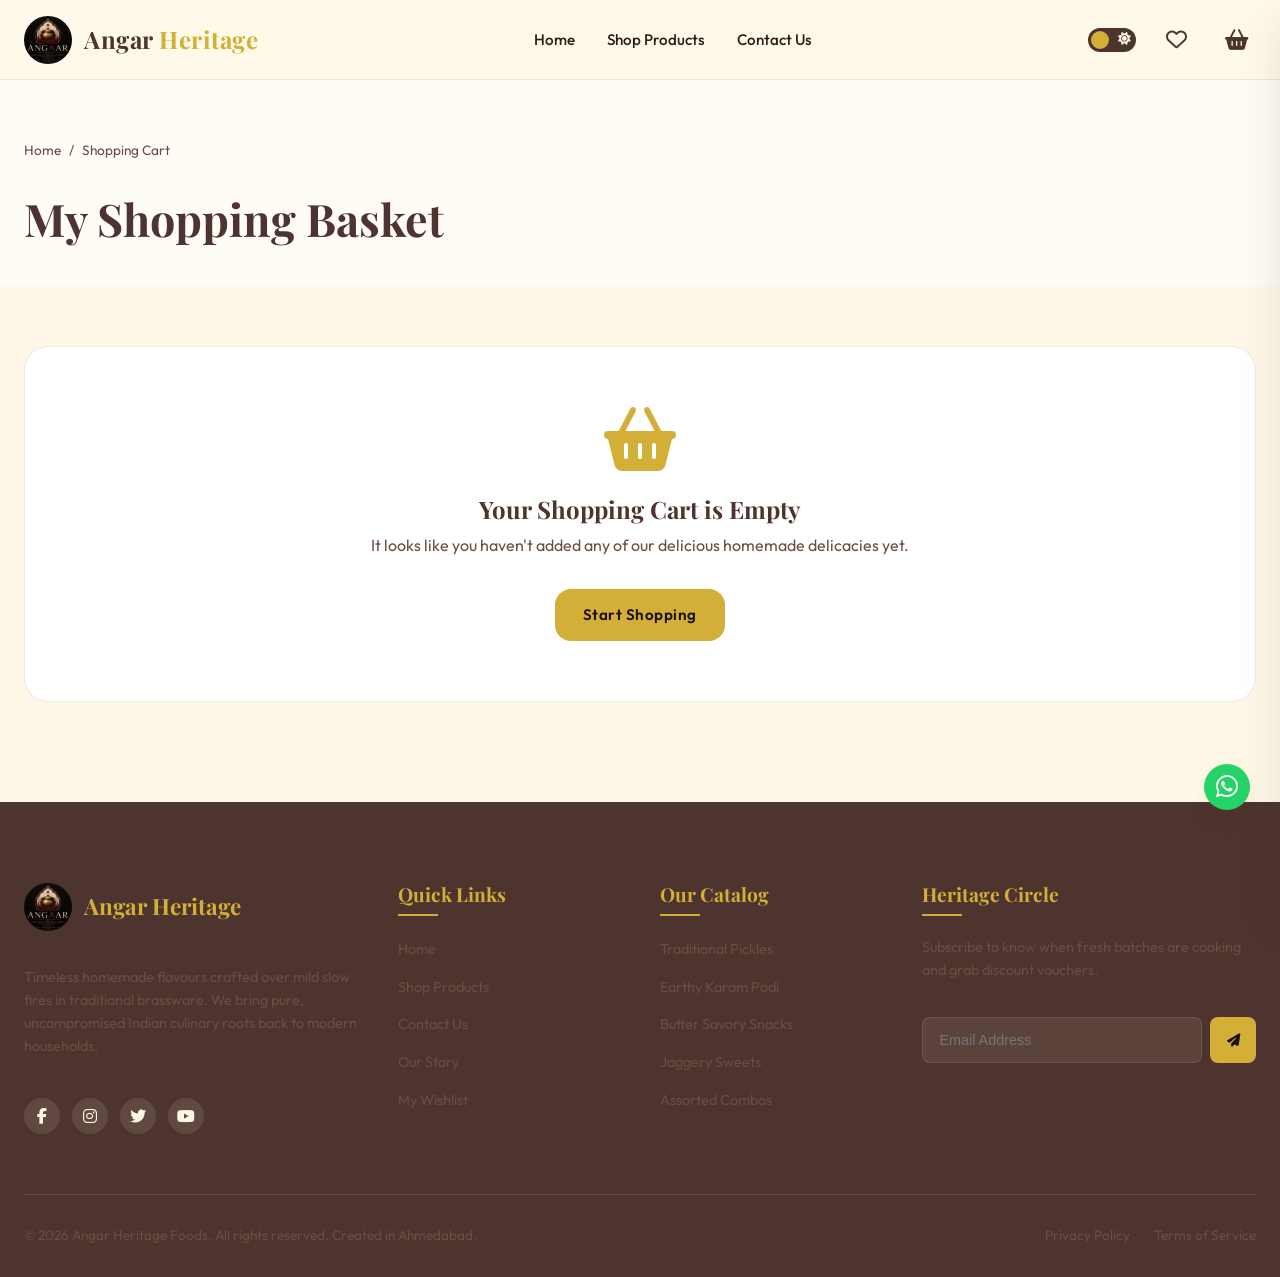
<file: cart.html>
<!DOCTYPE html>
<html lang="en">
<head>
  <meta charset="UTF-8">
  <meta name="viewport" content="width=device-width, initial-scale=1.0">
  <title>Shopping Cart | Angar Heritage</title>
  <meta name="description" content="Review your cart items, apply discount coupon codes, and proceed to checkout for authentic Indian homemade foods.">
  
  <!-- FontAwesome Icons -->
  <link rel="stylesheet" href="https://cdnjs.cloudflare.com/ajax/libs/font-awesome/6.4.0/css/all.min.css">
  
  <!-- Custom Stylesheets -->
  <link rel="stylesheet" href="css/style.css">
  <link rel="stylesheet" href="css/animations.css">
  <link rel="stylesheet" href="css/responsive.css">
</head>
<body>

  <!-- Page Loader Animation -->
  <div class="page-loader">
    <img src="images/logo/logo.jpg" alt="Angar Heritage" class="loader-logo" style="border-radius: 50%;">
    <div class="loader-spinner"></div>
  </div>

  <!-- Header Navigation -->
  <header>
    <div class="nav-container">
      <a href="index.html" class="logo">
        <img src="images/logo/logo.jpg" alt="Angar Heritage Logo" style="border-radius: 50%;">
        <span class="logo-text">Angar <span style="color:var(--golden);">Heritage</span></span>
      </a>
      
      <nav>
        <ul class="nav-menu">
          <li><a href="index.html" class="nav-link">Home</a></li>
          <li><a href="products.html" class="nav-link">Shop Products</a></li>
          <li><a href="contact.html" class="nav-link">Contact Us</a></li>
        </ul>
      </nav>
      
      <div class="nav-actions">
        <!-- Theme Toggle -->
        <div class="theme-toggle-wrapper">
          <input type="checkbox" class="theme-checkbox" id="theme-toggle">
          <label class="theme-label" for="theme-toggle">
            <i class="fas fa-moon"></i>
            <i class="fas fa-sun"></i>
            <div class="ball"></div>
          </label>
        </div>
        
        <a href="products.html?filter=wishlist" class="action-btn" title="View Wishlist">
          <i class="far fa-heart"></i>
          <span class="badge wishlist-badge-count">0</span>
        </a>
        
        <button class="action-btn cart-toggle-btn" title="View Cart">
          <i class="fas fa-shopping-basket"></i>
          <span class="badge cart-badge-count">0</span>
        </button>
        
        <button class="hamburger">
          <span></span>
          <span></span>
          <span></span>
        </button>
      </div>
    </div>
  </header>

  <!-- Page Banner & Breadcrumbs -->
  <section style="padding: 140px 0 40px; background-color: var(--light-bg); transition: var(--transition);">
    <div class="section-container">
      <ul class="breadcrumbs">
        <li><a href="index.html">Home</a></li>
        <li>Shopping Cart</li>
      </ul>
      <h1 style="font-family: var(--font-serif); font-size: 2.8rem; color: var(--primary-dark)">My Shopping Basket</h1>
    </div>
  </section>

  <!-- Cart Page Layout -->
  <section style="padding: 60px 0 100px;">
    <div class="section-container">
      <div class="cart-layout">
        
        <!-- Left Column: Items Table List -->
        <div class="cart-table-card reveal reveal-left">
          <div class="cart-table-header">
            <span>Product Delicacy</span>
            <span>Price</span>
            <span>Quantity</span>
            <span>Total Price</span>
          </div>
          
          <div class="cart-table-items">
            <!-- Populated dynamically via renderCartPage in cart.js -->
          </div>
          
          <div style="display:flex; justify-content:space-between; margin-top:20px; align-items:center;">
            <a href="products.html" class="btn btn-secondary" style="font-size:0.9rem"><i class="fas fa-arrow-left"></i> Continue Shopping</a>
            <button class="btn btn-dark" onclick="clearCart()" style="font-size:0.9rem; background-color:#D32F2F; color:var(--white)"><i class="fas fa-trash-alt"></i> Clear Basket</button>
          </div>
        </div>
        
        <!-- Right Column: Calculation Summary Drawer -->
        <div class="cart-summary-card reveal reveal-right">
          <h3>Order Subtotal</h3>
          
          <div class="summary-row">
            <span>Basket Subtotal</span>
            <span id="cart-subtotal">₹0</span>
          </div>
          
          <div class="summary-row">
            <span>Estimated Tax (5% GST)</span>
            <span id="cart-tax">₹0</span>
          </div>
          
          <div class="summary-row">
            <span>Delivery Shipping</span>
            <span id="cart-shipping">₹0</span>
          </div>
          
          <div class="summary-row" id="cart-discount-row" style="display:none; color:var(--olive); font-weight:600">
            <span>Discount Applied</span>
            <span id="cart-discount">-₹0</span>
          </div>
          
          <!-- Coupon input box -->
          <div style="margin-top:10px;">
            <label style="font-size:0.8rem; font-weight:600; color:var(--text-soft); display:block; margin-bottom:8px">Apply Coupon Code</label>
            <div class="coupon-box">
              <input type="text" id="coupon-code-input" placeholder="e.g. WELCOME10">
              <button onclick="handleApplyCoupon()">Apply</button>
            </div>
            <p id="coupon-status-msg" class="coupon-status" style="margin-top:6px; font-size:0.8rem;"></p>
            
            <div style="background-color: var(--cream); border:1px dashed var(--border-color); padding: 12px; border-radius: var(--radius-sm); font-size:0.75rem; color:var(--text-soft); margin-top:12px; line-height: 1.4;">
              <span style="font-weight:700; color:var(--primary-dark)">Available Promo Codes:</span>
              <ul style="list-style:none; margin-top:4px;">
                <li>🔥 <strong>WELCOME10</strong>: 10% OFF on purchase above ₹499</li>
                <li>🎉 <strong>FESTIVAL20</strong>: 20% OFF on purchase above ₹999</li>
                <li>⭐ <strong>GOLDEN50</strong>: 50% OFF on purchase above ₹2999</li>
              </ul>
            </div>
          </div>
          
          <div class="summary-row total">
            <span>Grand Total</span>
            <span id="cart-total" style="color:var(--primary-dark)">₹0</span>
          </div>
          
          <a href="checkout.html" class="btn btn-primary" style="width:100%; margin-top:10px;">Proceed to Checkout <i class="fas fa-lock"></i></a>
        </div>
        
      </div>
    </div>
  </section>

  <!-- Sidebar Cart Drawer (Fallback placeholder) -->
  <div class="cart-drawer-overlay"></div>
  <div class="cart-drawer">
    <div class="cart-drawer-header">
      <h3>Your Food Basket</h3>
      <button class="cart-drawer-close"><i class="fas fa-times"></i></button>
    </div>
    <div class="cart-drawer-body"></div>
    <div class="cart-drawer-footer">
      <div class="cart-drawer-summary-row">
        <span>Subtotal:</span>
        <span class="cart-drawer-total-val" style="color:var(--primary-dark); font-weight:700">₹0</span>
      </div>
      <div class="cart-drawer-actions">
        <a href="cart.html" class="btn btn-secondary">View Cart</a>
        <a href="checkout.html" class="btn btn-primary">Checkout</a>
      </div>
    </div>
  </div>

  <!-- Footer Layout -->
  <footer>
    <div class="section-container">
      <div class="footer-top">
        
        <div class="footer-column footer-about">
          <div class="footer-logo">
            <img src="images/logo/logo.jpg" alt="Angar Heritage Logo" style="border-radius:50%">
            <span class="footer-logo-text">Angar Heritage</span>
          </div>
          <p style="margin-top: 15px;">Timeless homemade flavours crafted over mild slow fires in traditional brassware. We bring pure, uncompromised Indian culinary roots back to modern households.</p>
          <div class="footer-socials" style="margin-top:20px;">
            <a href="https://facebook.com" target="_blank" class="social-icon"><i class="fab fa-facebook-f"></i></a>
            <a href="https://instagram.com" target="_blank" class="social-icon"><i class="fab fa-instagram"></i></a>
            <a href="https://twitter.com" target="_blank" class="social-icon"><i class="fab fa-twitter"></i></a>
            <a href="https://youtube.com" target="_blank" class="social-icon"><i class="fab fa-youtube"></i></a>
          </div>
        </div>
        
        <div class="footer-column">
          <h4>Quick Links</h4>
          <ul class="footer-links">
            <li><a href="index.html">Home</a></li>
            <li><a href="products.html">Shop Products</a></li>
            <li><a href="contact.html">Contact Us</a></li>
            <li><a href="index.html#about">Our Story</a></li>
            <li><a href="products.html?filter=wishlist">My Wishlist</a></li>
          </ul>
        </div>
        
        <div class="footer-column">
          <h4>Our Catalog</h4>
          <ul class="footer-links">
            <li><a href="products.html?category=pickles">Traditional Pickles</a></li>
            <li><a href="products.html?category=podi">Earthy Karam Podi</a></li>
            <li><a href="products.html?category=snacks">Butter Savory Snacks</a></li>
            <li><a href="products.html?category=sweets">Jaggery Sweets</a></li>
            <li><a href="products.html?category=combos">Assorted Combos</a></li>
          </ul>
        </div>
        
        <div class="footer-column footer-newsletter">
          <h4>Heritage Circle</h4>
          <p>Subscribe to know when fresh batches are cooking and grab discount vouchers.</p>
          <form class="newsletter-form" onsubmit="event.preventDefault(); showToast('Subscribed!', 'success'); this.reset();" style="margin-top:15px;">
            <input type="email" placeholder="Email Address" required>
            <button type="submit"><i class="fas fa-paper-plane"></i></button>
          </form>
        </div>
        
      </div>
      
      <div class="footer-bottom">
        <p>&copy; 2026 Angar Heritage Foods. All rights reserved. Created in Ahmedabad.</p>
        <div class="footer-bottom-links">
          <a href="#" style="color:var(--text-soft)">Privacy Policy</a>
          <a href="#" style="color:var(--text-soft)">Terms of Service</a>
        </div>
      </div>
    </div>
  </footer>

  <!-- Floating Widgets -->
  <button class="back-to-top" title="Back to Top"><i class="fas fa-chevron-up"></i></button>
  <a href="https://wa.me/919876543210?text=Hello%20Angar%20Heritage,%20I'd%20like%20to%20place%20a%20pre-order!" target="_blank" class="whatsapp-float" title="Chat on WhatsApp"><i class="fab fa-whatsapp"></i></a>

  <!-- Global scripts -->
  <script src="js/products.js"></script>
  <script src="js/cart.js"></script>
  <script src="js/main.js"></script>

</body>
</html>
</file>
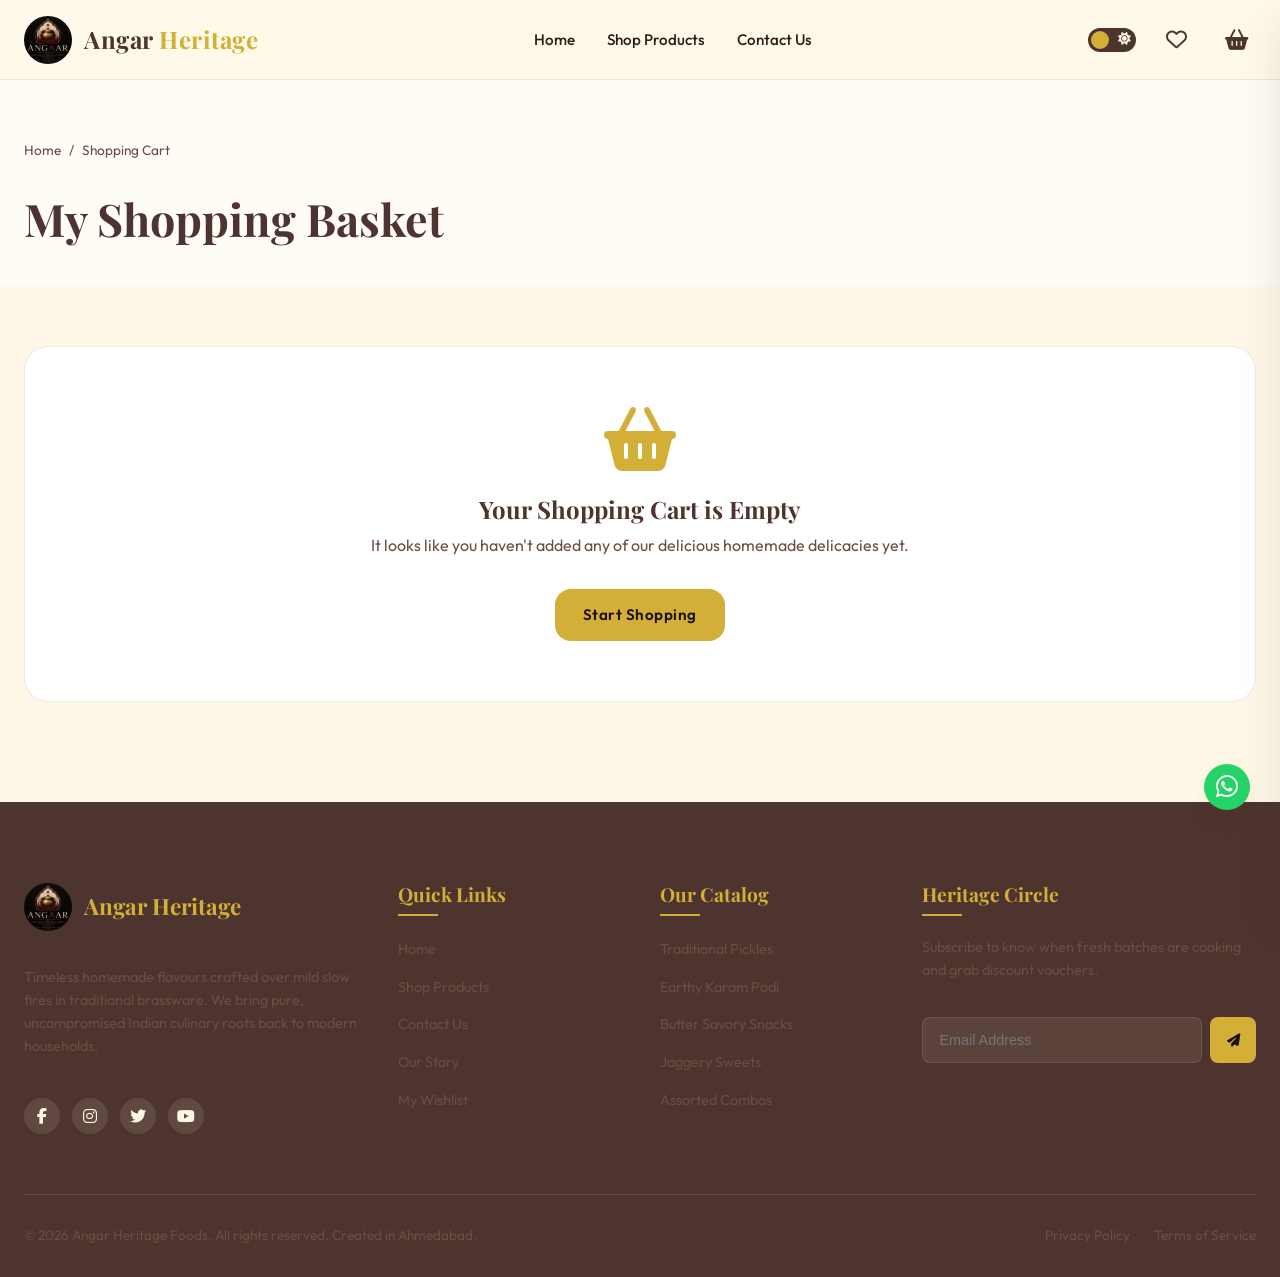
<file: checkout.html>
<!DOCTYPE html>
<html lang="en">
<head>
  <meta charset="UTF-8">
  <meta name="viewport" content="width=device-width, initial-scale=1.0">
  <title>Checkout | Angar Heritage</title>
  <meta name="description" content="Provide shipping address and select payment method to place your order with Angar Heritage.">
  
  <!-- FontAwesome Icons -->
  <link rel="stylesheet" href="https://cdnjs.cloudflare.com/ajax/libs/font-awesome/6.4.0/css/all.min.css">
  
  <!-- Custom Stylesheets -->
  <link rel="stylesheet" href="css/style.css">
  <link rel="stylesheet" href="css/animations.css">
  <link rel="stylesheet" href="css/responsive.css">
</head>
<body>

  <!-- Page Loader Animation -->
  <div class="page-loader">
    <img src="images/logo/logo.jpg" alt="Angar Heritage" class="loader-logo" style="border-radius: 50%;">
    <div class="loader-spinner"></div>
  </div>

  <!-- Header Navigation -->
  <header>
    <div class="nav-container">
      <a href="index.html" class="logo">
        <img src="images/logo/logo.jpg" alt="Angar Heritage Logo" style="border-radius: 50%;">
        <span class="logo-text">Angar <span style="color:var(--golden);">Heritage</span></span>
      </a>
      
      <nav>
        <ul class="nav-menu">
          <li><a href="index.html" class="nav-link">Home</a></li>
          <li><a href="products.html" class="nav-link">Shop Products</a></li>
          <li><a href="contact.html" class="nav-link">Contact Us</a></li>
        </ul>
      </nav>
      
      <div class="nav-actions">
        <!-- Theme Toggle -->
        <div class="theme-toggle-wrapper">
          <input type="checkbox" class="theme-checkbox" id="theme-toggle">
          <label class="theme-label" for="theme-toggle">
            <i class="fas fa-moon"></i>
            <i class="fas fa-sun"></i>
            <div class="ball"></div>
          </label>
        </div>
        
        <a href="products.html?filter=wishlist" class="action-btn" title="View Wishlist">
          <i class="far fa-heart"></i>
          <span class="badge wishlist-badge-count">0</span>
        </a>
        
        <button class="action-btn cart-toggle-btn" title="View Cart">
          <i class="fas fa-shopping-basket"></i>
          <span class="badge cart-badge-count">0</span>
        </button>
        
        <button class="hamburger">
          <span></span>
          <span></span>
          <span></span>
        </button>
      </div>
    </div>
  </header>

  <!-- Page Banner & Breadcrumbs -->
  <section style="padding: 140px 0 40px; background-color: var(--light-bg); transition: var(--transition);">
    <div class="section-container">
      <ul class="breadcrumbs">
        <li><a href="index.html">Home</a></li>
        <li><a href="cart.html">Shopping Cart</a></li>
        <li>Checkout</li>
      </ul>
      <h1 style="font-family: var(--font-serif); font-size: 2.8rem; color: var(--primary-dark)">Secure Checkout</h1>
    </div>
  </section>

  <!-- Checkout Layout -->
  <section style="padding: 60px 0 100px;">
    <div class="section-container">
      <div class="checkout-layout">
        
        <!-- Left: Customer shipping & payment form -->
        <div class="checkout-form-card reveal reveal-left">
          <h2>Shipping Information</h2>
          
          <form id="checkout-info-form" onsubmit="handlePlaceOrder(event)">
            <div class="checkout-form-grid">
              <div class="form-group">
                <label for="chk-name">Recipient Full Name</label>
                <input type="text" id="chk-name" class="form-input" placeholder="e.g. Swati Patel" required>
              </div>
              
              <div class="form-group">
                <label for="chk-email">Email Address</label>
                <input type="email" id="chk-email" class="form-input" placeholder="e.g. swati@gmail.com" required>
              </div>
              
              <div class="form-group" style="grid-column:span 2">
                <label for="chk-phone">Contact Number (Indian Mobile)</label>
                <input type="tel" id="chk-phone" class="form-input" placeholder="10-Digit Mobile Number" required pattern="[6-9][0-9]{9}">
              </div>
              
              <div class="form-group" style="grid-column:span 2">
                <label for="chk-address">Delivery Address (House No, Street, Landmark)</label>
                <input type="text" id="chk-address" class="form-input" placeholder="Full shipping address details" required>
              </div>
              
              <div class="form-group">
                <label for="chk-city">City</label>
                <input type="text" id="chk-city" class="form-input" placeholder="e.g. Ahmedabad" required>
              </div>
              
              <div class="form-group">
                <label for="chk-zip">Pincode / ZIP Code</label>
                <input type="text" id="chk-zip" class="form-input" placeholder="6-Digit ZIP" required pattern="[0-9]{6}">
              </div>
            </div>
            
            <h2 style="margin-top: 40px;">Select Payment Option</h2>
            <div class="payment-methods" style="margin-top:15px;">
              <div class="payment-tabs">
                <div class="payment-tab active" onclick="switchPaymentTab(this, 'pay-cod')">
                  <i class="fas fa-hand-holding-usd"></i>
                  <span>Cash on Delivery</span>
                </div>
                <div class="payment-tab" onclick="switchPaymentTab(this, 'pay-upi')">
                  <i class="fas fa-qrcode"></i>
                  <span>UPI Payment</span>
                </div>
                <div class="payment-tab" onclick="switchPaymentTab(this, 'pay-card')">
                  <i class="far fa-credit-card"></i>
                  <span>Credit Card</span>
                </div>
              </div>
              
              <div class="payment-panes">
                <!-- COD Pane -->
                <div id="pay-cod" class="payment-pane active">
                  <p><i class="fas fa-info-circle" style="color:var(--golden); margin-right:8px"></i> Pay with cash/UPI at the time of delivery. A verification call will be made prior to batch dispatch.</p>
                </div>
                
                <!-- UPI Pane -->
                <div id="pay-upi" class="payment-pane">
                  <p style="margin-bottom:10px;">Scan or enter UPI details below to pay:</p>
                  <div style="display:flex; flex-direction:column; gap:10px;">
                    <div style="background-color:var(--white); padding:16px; text-align:center; border-radius:var(--radius-md); border:1px solid var(--border-color); max-width:180px; margin:0 auto;">
                      <i class="fas fa-qrcode" style="font-size:5rem; color:var(--primary-dark)"></i>
                      <p style="font-size:0.7rem; color:var(--text-soft); margin-top:8px">Scan UPI QR Code</p>
                    </div>
                    <input type="text" class="form-input" placeholder="Enter UPI ID (e.g. name@upi)" style="max-width:320px; margin:0 auto; text-align:center;">
                  </div>
                </div>
                
                <!-- Card Pane -->
                <div id="pay-card" class="payment-pane">
                  <div style="display:flex; flex-direction:column; gap:12px;">
                    <div class="form-group">
                      <label>Cardholder Name</label>
                      <input type="text" class="form-input" placeholder="Full name on card">
                    </div>
                    <div class="form-group">
                      <label>Credit Card Number</label>
                      <input type="text" class="form-input" placeholder="XXXX XXXX XXXX XXXX" pattern="\d{16}">
                    </div>
                    <div style="display:grid; grid-template-columns: 1fr 1fr; gap:12px;">
                      <div class="form-group">
                        <label>Expiry Date</label>
                        <input type="text" class="form-input" placeholder="MM/YY">
                      </div>
                      <div class="form-group">
                        <label>CVV Number</label>
                        <input type="password" class="form-input" placeholder="XXX" maxLength="3">
                      </div>
                    </div>
                  </div>
                </div>
              </div>
            </div>
            
            <div style="margin-top: 35px;">
              <button type="submit" class="btn btn-primary" style="width:100%; font-size:1.1rem; padding:16px;">
                Place Pre-Order Now <i class="fas fa-shield-alt"></i>
              </button>
            </div>
          </form>
        </div>
        
        <!-- Right: Order summary preview -->
        <div class="cart-summary-card reveal reveal-right">
          <h3>Summary Review</h3>
          
          <div class="checkout-summary-items" style="border-bottom: 1px solid var(--border-color); padding-bottom: 12px; margin-bottom:12px;">
            <!-- Rendered by JS -->
          </div>
          
          <div class="summary-row">
            <span>Subtotal</span>
            <span id="chk-subtotal">₹0</span>
          </div>
          
          <div class="summary-row">
            <span>Estimated GST Tax</span>
            <span id="chk-tax">₹0</span>
          </div>
          
          <div class="summary-row">
            <span>Delivery Shipping</span>
            <span id="chk-shipping">₹0</span>
          </div>
          
          <div class="summary-row" id="chk-discount-row" style="display:none; color:var(--olive); font-weight:600">
            <span>Applied Discount</span>
            <span id="chk-discount">-₹0</span>
          </div>
          
          <div class="summary-row total">
            <span>Grand Total</span>
            <span id="chk-total" style="color:var(--primary-dark)">₹0</span>
          </div>
          
          <div style="background-color: var(--cream); border:1px solid var(--border-color); padding: 16px; border-radius: var(--radius-md); font-size:0.75rem; color:var(--text-soft); line-height: 1.5;">
            <p>📋 <strong>Pre-Order Policy:</strong> Because our kitchen slow-cooks in traditional copper & brass cookware, items are prepared only on order request batches. Shipping tracking codes will be emailed once dispatched.</p>
          </div>
        </div>
        
      </div>
    </div>
  </section>

  <!-- Success Popup Modal Container -->
  <div id="order-success-modal" class="modal">
    <!-- Populated dynamically via handlePlaceOrder in checkout.js -->
  </div>

  <!-- Sidebar Cart Drawer (Fallback placeholder) -->
  <div class="cart-drawer-overlay"></div>
  <div class="cart-drawer">
    <div class="cart-drawer-header">
      <h3>Your Food Basket</h3>
      <button class="cart-drawer-close"><i class="fas fa-times"></i></button>
    </div>
    <div class="cart-drawer-body"></div>
    <div class="cart-drawer-footer">
      <div class="cart-drawer-summary-row">
        <span>Subtotal:</span>
        <span class="cart-drawer-total-val" style="color:var(--primary-dark); font-weight:700">₹0</span>
      </div>
      <div class="cart-drawer-actions">
        <a href="cart.html" class="btn btn-secondary">View Cart</a>
        <a href="checkout.html" class="btn btn-primary">Checkout</a>
      </div>
    </div>
  </div>

  <!-- Footer Layout -->
  <footer>
    <div class="section-container">
      <div class="footer-top">
        
        <div class="footer-column footer-about">
          <div class="footer-logo">
            <img src="images/logo/logo.jpg" alt="Angar Heritage Logo" style="border-radius:50%">
            <span class="footer-logo-text">Angar Heritage</span>
          </div>
          <p style="margin-top: 15px;">Timeless homemade flavours crafted over mild slow fires in traditional brassware. We bring pure, uncompromised Indian culinary roots back to modern households.</p>
          <div class="footer-socials" style="margin-top:20px;">
            <a href="https://facebook.com" target="_blank" class="social-icon"><i class="fab fa-facebook-f"></i></a>
            <a href="https://instagram.com" target="_blank" class="social-icon"><i class="fab fa-instagram"></i></a>
            <a href="https://twitter.com" target="_blank" class="social-icon"><i class="fab fa-twitter"></i></a>
            <a href="https://youtube.com" target="_blank" class="social-icon"><i class="fab fa-youtube"></i></a>
          </div>
        </div>
        
        <div class="footer-column">
          <h4>Quick Links</h4>
          <ul class="footer-links">
            <li><a href="index.html">Home</a></li>
            <li><a href="products.html">Shop Products</a></li>
            <li><a href="contact.html">Contact Us</a></li>
            <li><a href="index.html#about">Our Story</a></li>
            <li><a href="products.html?filter=wishlist">My Wishlist</a></li>
          </ul>
        </div>
        
        <div class="footer-column">
          <h4>Our Catalog</h4>
          <ul class="footer-links">
            <li><a href="products.html?category=pickles">Traditional Pickles</a></li>
            <li><a href="products.html?category=podi">Earthy Karam Podi</a></li>
            <li><a href="products.html?category=snacks">Butter Savory Snacks</a></li>
            <li><a href="products.html?category=sweets">Jaggery Sweets</a></li>
            <li><a href="products.html?category=combos">Assorted Combos</a></li>
          </ul>
        </div>
        
        <div class="footer-column footer-newsletter">
          <h4>Heritage Circle</h4>
          <p>Subscribe to know when fresh batches are cooking and grab discount vouchers.</p>
          <form class="newsletter-form" onsubmit="event.preventDefault(); showToast('Subscribed!', 'success'); this.reset();" style="margin-top:15px;">
            <input type="email" placeholder="Email Address" required>
            <button type="submit"><i class="fas fa-paper-plane"></i></button>
          </form>
        </div>
        
      </div>
      
      <div class="footer-bottom">
        <p>&copy; 2026 Angar Heritage Foods. All rights reserved. Created in Ahmedabad.</p>
        <div class="footer-bottom-links">
          <a href="#" style="color:var(--text-soft)">Privacy Policy</a>
          <a href="#" style="color:var(--text-soft)">Terms of Service</a>
        </div>
      </div>
    </div>
  </footer>

  <!-- Floating Widgets -->
  <button class="back-to-top" title="Back to Top"><i class="fas fa-chevron-up"></i></button>
  <a href="https://wa.me/919876543210?text=Hello%20Angar%20Heritage,%20I'd%20like%20to%20place%20a%20pre-order!" target="_blank" class="whatsapp-float" title="Chat on WhatsApp"><i class="fab fa-whatsapp"></i></a>

  <!-- Global scripts -->
  <script src="js/products.js"></script>
  <script src="js/cart.js"></script>
  <script src="js/checkout.js"></script>
  <script src="js/main.js"></script>

</body>
</html>
</file>
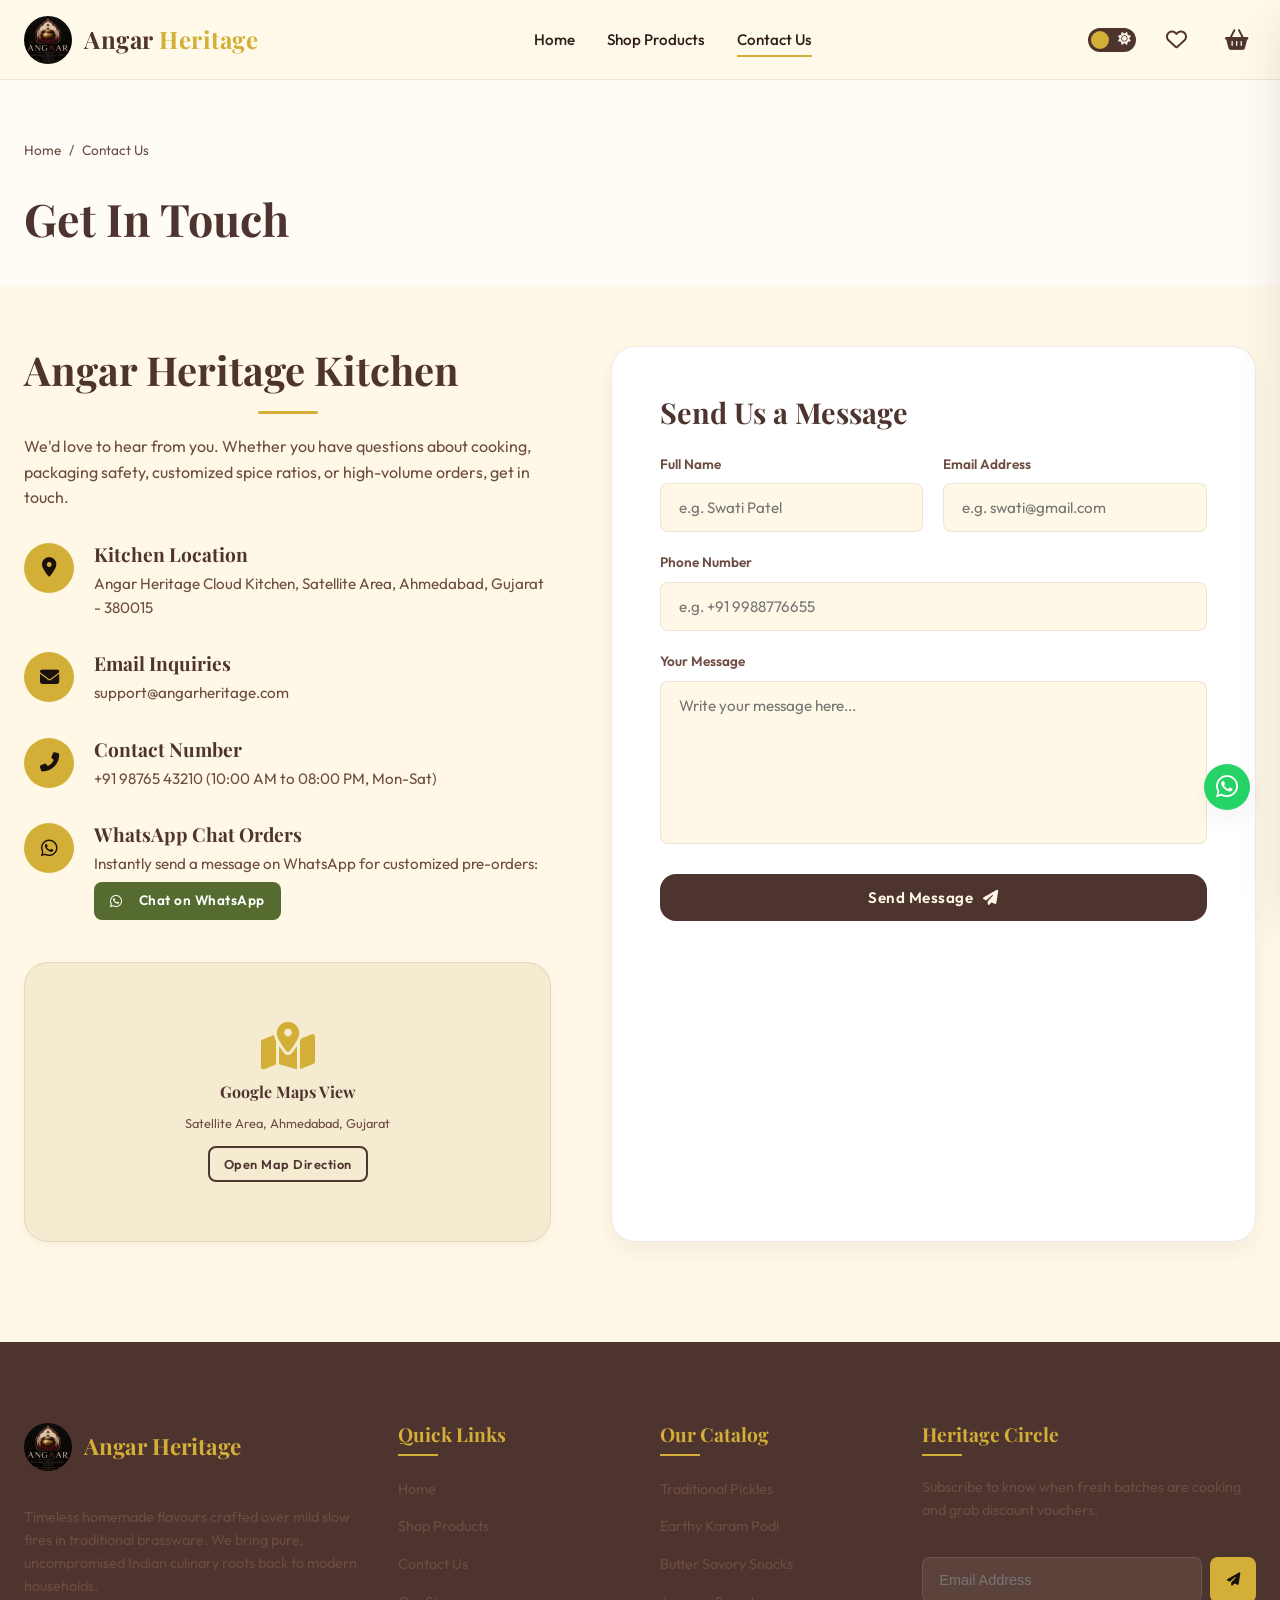
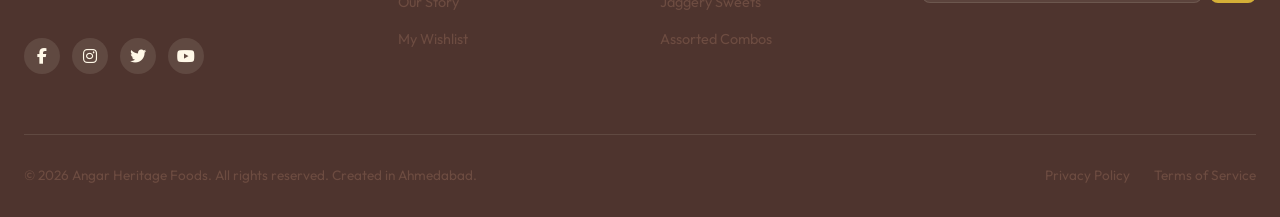
<file: contact.html>
<!DOCTYPE html>
<html lang="en">
<head>
  <meta charset="UTF-8">
  <meta name="viewport" content="width=device-width, initial-scale=1.0">
  <title>Contact Us | Angar Heritage</title>
  <meta name="description" content="Get in touch with Angar Heritage. Pre-orders, feedback, bulk inquiries, or corporate gifting queries.">
  
  <!-- FontAwesome Icons -->
  <link rel="stylesheet" href="https://cdnjs.cloudflare.com/ajax/libs/font-awesome/6.4.0/css/all.min.css">
  
  <!-- Custom Stylesheets -->
  <link rel="stylesheet" href="css/style.css">
  <link rel="stylesheet" href="css/animations.css">
  <link rel="stylesheet" href="css/responsive.css">
</head>
<body>

  <!-- Page Loader Animation -->
  <div class="page-loader">
    <img src="images/logo/logo.jpg" alt="Angar Heritage" class="loader-logo" style="border-radius: 50%;">
    <div class="loader-spinner"></div>
  </div>

  <!-- Header Navigation -->
  <header>
    <div class="nav-container">
      <a href="index.html" class="logo">
        <img src="images/logo/logo.jpg" alt="Angar Heritage Logo" style="border-radius: 50%;">
        <span class="logo-text">Angar <span style="color:var(--golden);">Heritage</span></span>
      </a>
      
      <nav>
        <ul class="nav-menu">
          <li><a href="index.html" class="nav-link">Home</a></li>
          <li><a href="products.html" class="nav-link">Shop Products</a></li>
          <li><a href="contact.html" class="nav-link active">Contact Us</a></li>
        </ul>
      </nav>
      
      <div class="nav-actions">
        <!-- Theme Toggle -->
        <div class="theme-toggle-wrapper">
          <input type="checkbox" class="theme-checkbox" id="theme-toggle">
          <label class="theme-label" for="theme-toggle">
            <i class="fas fa-moon"></i>
            <i class="fas fa-sun"></i>
            <div class="ball"></div>
          </label>
        </div>
        
        <a href="products.html?filter=wishlist" class="action-btn" title="View Wishlist">
          <i class="far fa-heart"></i>
          <span class="badge wishlist-badge-count">0</span>
        </a>
        
        <button class="action-btn cart-toggle-btn" title="View Cart">
          <i class="fas fa-shopping-basket"></i>
          <span class="badge cart-badge-count">0</span>
        </button>
        
        <button class="hamburger">
          <span></span>
          <span></span>
          <span></span>
        </button>
      </div>
    </div>
  </header>

  <!-- Page Banner & Breadcrumbs -->
  <section style="padding: 140px 0 40px; background-color: var(--light-bg); transition: var(--transition);">
    <div class="section-container">
      <ul class="breadcrumbs">
        <li><a href="index.html">Home</a></li>
        <li>Contact Us</li>
      </ul>
      <h1 style="font-family: var(--font-serif); font-size: 2.8rem; color: var(--primary-dark)">Get In Touch</h1>
    </div>
  </section>

  <!-- Contact layout info -->
  <section style="padding: 60px 0 100px;">
    <div class="section-container">
      <div class="contact-layout">
        
        <!-- Info Column -->
        <div class="contact-info-panel reveal reveal-left">
          <div>
            <h2 class="section-title" style="text-align:left; margin-bottom: 20px;">Angar Heritage Kitchen</h2>
            <p style="color:var(--text-soft)">We'd love to hear from you. Whether you have questions about cooking, packaging safety, customized spice ratios, or high-volume orders, get in touch.</p>
          </div>
          
          <div class="contact-card-box">
            <div class="contact-card-icon"><i class="fas fa-map-marker-alt"></i></div>
            <div class="contact-card-text">
              <h4>Kitchen Location</h4>
              <p>Angar Heritage Cloud Kitchen, Satellite Area, Ahmedabad, Gujarat - 380015</p>
            </div>
          </div>
          
          <div class="contact-card-box">
            <div class="contact-card-icon"><i class="fas fa-envelope"></i></div>
            <div class="contact-card-text">
              <h4>Email Inquiries</h4>
              <p>support@angarheritage.com</p>
            </div>
          </div>
          
          <div class="contact-card-box">
            <div class="contact-card-icon"><i class="fas fa-phone-alt"></i></div>
            <div class="contact-card-text">
              <h4>Contact Number</h4>
              <p>+91 98765 43210 (10:00 AM to 08:00 PM, Mon-Sat)</p>
            </div>
          </div>
          
          <div class="contact-card-box">
            <div class="contact-card-icon"><i class="fab fa-whatsapp"></i></div>
            <div class="contact-card-text">
              <h4>WhatsApp Chat Orders</h4>
              <p style="margin-bottom:6px;">Instantly send a message on WhatsApp for customized pre-orders:</p>
              <a href="https://wa.me/919876543210?text=Hello%20Angar%20Heritage,%20I'd%20like%20to%20place%20a%20pre-order!" target="_blank" class="btn btn-olive" style="padding: 8px 16px; font-size: 0.85rem; border-radius: var(--radius-sm)"><i class="fab fa-whatsapp" style="margin-right:6px;"></i> Chat on WhatsApp</a>
            </div>
          </div>
          
          <!-- Mock Map Placeholder -->
          <div class="map-placeholder" style="height: 280px; margin-top:10px;">
            <i class="fas fa-map-marked-alt" style="font-size:3rem;"></i>
            <h4 style="font-family: var(--font-serif); color: var(--primary-dark)">Google Maps View</h4>
            <p style="font-size:0.8rem; color:var(--text-soft)">Satellite Area, Ahmedabad, Gujarat</p>
            <a href="https://maps.google.com" target="_blank" class="btn btn-secondary" style="padding: 6px 14px; font-size: 0.8rem; border-radius: var(--radius-sm)">Open Map Direction</a>
          </div>
        </div>
        
        <!-- Form Column -->
        <div class="contact-form-panel reveal reveal-right">
          <h3 class="form-title" style="font-family:var(--font-serif)">Send Us a Message</h3>
          <form class="contact-form" id="contact-form-el">
            <div class="form-group">
              <label for="c-name">Full Name</label>
              <input type="text" id="c-name" class="form-input" placeholder="e.g. Swati Patel" required>
            </div>
            
            <div class="form-group">
              <label for="c-email">Email Address</label>
              <input type="email" id="c-email" class="form-input" placeholder="e.g. swati@gmail.com" required>
            </div>
            
            <div class="form-group-full form-group">
              <label for="c-phone">Phone Number</label>
              <input type="tel" id="c-phone" class="form-input" placeholder="e.g. +91 9988776655" required>
            </div>
            
            <div class="form-group-full form-group">
              <label for="c-msg">Your Message</label>
              <textarea id="c-msg" class="form-input" rows="7" placeholder="Write your message here..." required style="resize:none;"></textarea>
            </div>
            
            <div class="form-group-full" style="margin-top:10px;">
              <button type="submit" class="btn btn-dark" style="width:100%">Send Message <i class="fas fa-paper-plane"></i></button>
            </div>
          </form>
        </div>
        
      </div>
    </div>
  </section>

  <!-- Sidebar Cart Drawer (Fallback placeholder) -->
  <div class="cart-drawer-overlay"></div>
  <div class="cart-drawer">
    <div class="cart-drawer-header">
      <h3>Your Food Basket</h3>
      <button class="cart-drawer-close"><i class="fas fa-times"></i></button>
    </div>
    <div class="cart-drawer-body"></div>
    <div class="cart-drawer-footer">
      <div class="cart-drawer-summary-row">
        <span>Subtotal:</span>
        <span class="cart-drawer-total-val" style="color:var(--primary-dark); font-weight:700">₹0</span>
      </div>
      <div class="cart-drawer-actions">
        <a href="cart.html" class="btn btn-secondary">View Cart</a>
        <a href="checkout.html" class="btn btn-primary">Checkout</a>
      </div>
    </div>
  </div>

  <!-- Footer Layout -->
  <footer>
    <div class="section-container">
      <div class="footer-top">
        
        <div class="footer-column footer-about">
          <div class="footer-logo">
            <img src="images/logo/logo.jpg" alt="Angar Heritage Logo" style="border-radius:50%">
            <span class="footer-logo-text">Angar Heritage</span>
          </div>
          <p style="margin-top: 15px;">Timeless homemade flavours crafted over mild slow fires in traditional brassware. We bring pure, uncompromised Indian culinary roots back to modern households.</p>
          <div class="footer-socials" style="margin-top:20px;">
            <a href="https://facebook.com" target="_blank" class="social-icon"><i class="fab fa-facebook-f"></i></a>
            <a href="https://instagram.com" target="_blank" class="social-icon"><i class="fab fa-instagram"></i></a>
            <a href="https://twitter.com" target="_blank" class="social-icon"><i class="fab fa-twitter"></i></a>
            <a href="https://youtube.com" target="_blank" class="social-icon"><i class="fab fa-youtube"></i></a>
          </div>
        </div>
        
        <div class="footer-column">
          <h4>Quick Links</h4>
          <ul class="footer-links">
            <li><a href="index.html">Home</a></li>
            <li><a href="products.html">Shop Products</a></li>
            <li><a href="contact.html">Contact Us</a></li>
            <li><a href="index.html#about">Our Story</a></li>
            <li><a href="products.html?filter=wishlist">My Wishlist</a></li>
          </ul>
        </div>
        
        <div class="footer-column">
          <h4>Our Catalog</h4>
          <ul class="footer-links">
            <li><a href="products.html?category=pickles">Traditional Pickles</a></li>
            <li><a href="products.html?category=podi">Earthy Karam Podi</a></li>
            <li><a href="products.html?category=snacks">Butter Savory Snacks</a></li>
            <li><a href="products.html?category=sweets">Jaggery Sweets</a></li>
            <li><a href="products.html?category=combos">Assorted Combos</a></li>
          </ul>
        </div>
        
        <div class="footer-column footer-newsletter">
          <h4>Heritage Circle</h4>
          <p>Subscribe to know when fresh batches are cooking and grab discount vouchers.</p>
          <form class="newsletter-form" onsubmit="event.preventDefault(); showToast('Subscribed!', 'success'); this.reset();" style="margin-top:15px;">
            <input type="email" placeholder="Email Address" required>
            <button type="submit"><i class="fas fa-paper-plane"></i></button>
          </form>
        </div>
        
      </div>
      
      <div class="footer-bottom">
        <p>&copy; 2026 Angar Heritage Foods. All rights reserved. Created in Ahmedabad.</p>
        <div class="footer-bottom-links">
          <a href="#" style="color:var(--text-soft)">Privacy Policy</a>
          <a href="#" style="color:var(--text-soft)">Terms of Service</a>
        </div>
      </div>
    </div>
  </footer>

  <!-- Floating Widgets -->
  <button class="back-to-top" title="Back to Top"><i class="fas fa-chevron-up"></i></button>
  <a href="https://wa.me/919876543210?text=Hello%20Angar%20Heritage,%20I'd%20like%20to%20place%20a%20pre-order!" target="_blank" class="whatsapp-float" title="Chat on WhatsApp"><i class="fab fa-whatsapp"></i></a>

  <!-- Global scripts -->
  <script src="js/products.js"></script>
  <script src="js/cart.js"></script>
  <script src="js/main.js"></script>

</body>
</html>
</file>
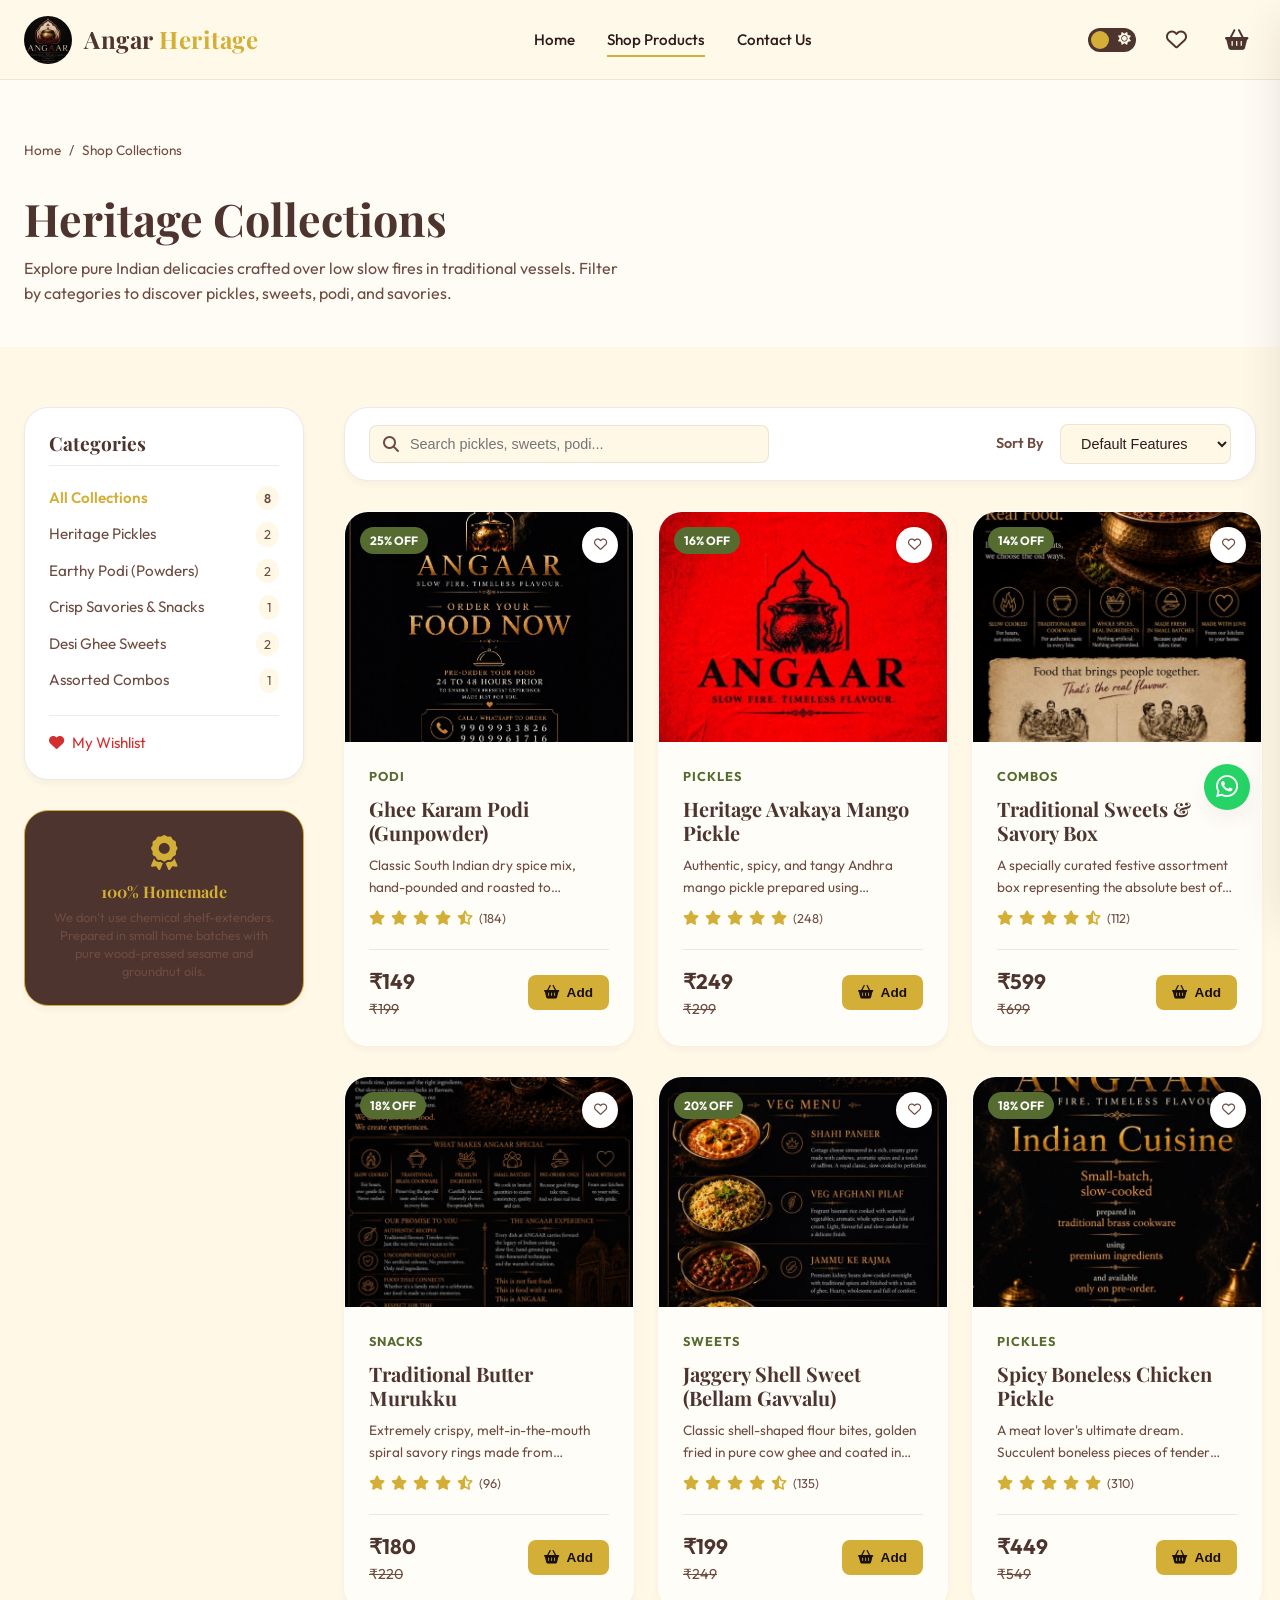
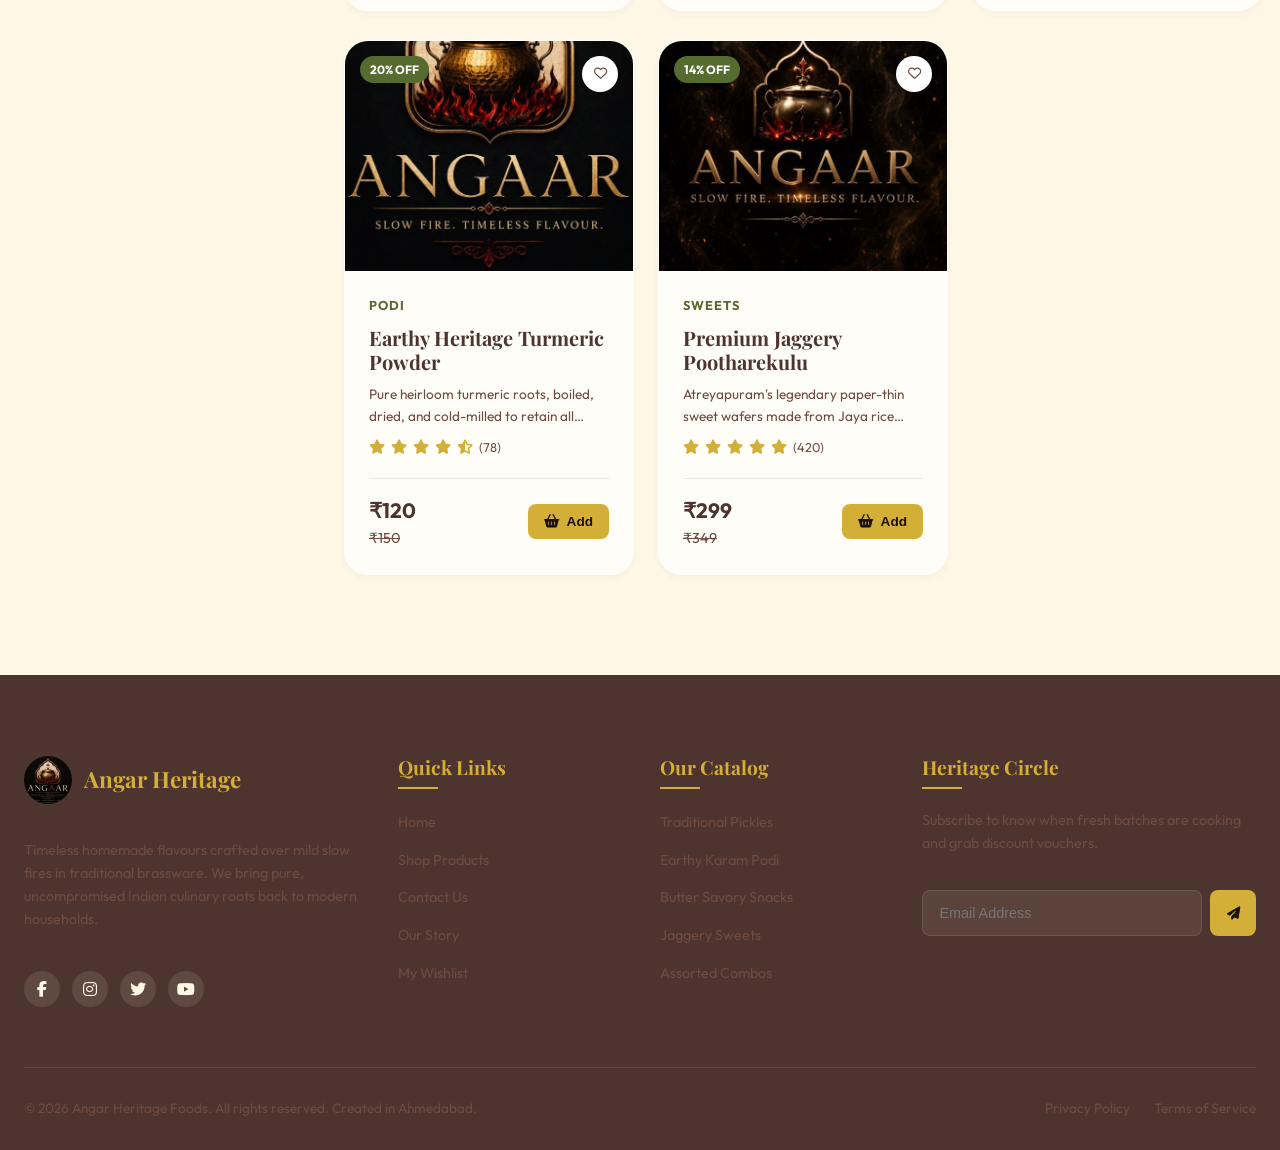
<file: product-details.html>
<!DOCTYPE html>
<html lang="en">
<head>
  <meta charset="UTF-8">
  <meta name="viewport" content="width=device-width, initial-scale=1.0">
  <title>Product Details | Angar Heritage</title>
  <meta name="description" content="View ingredients, shelf life, benefits, and cooking methods for our premium homemade slow-cooked Indian foods.">
  
  <!-- FontAwesome Icons -->
  <link rel="stylesheet" href="https://cdnjs.cloudflare.com/ajax/libs/font-awesome/6.4.0/css/all.min.css">
  
  <!-- Custom Stylesheets -->
  <link rel="stylesheet" href="css/style.css">
  <link rel="stylesheet" href="css/animations.css">
  <link rel="stylesheet" href="css/responsive.css">
</head>
<body>

  <!-- Page Loader Animation -->
  <div class="page-loader">
    <img src="images/logo/logo.jpg" alt="Angar Heritage" class="loader-logo" style="border-radius: 50%;">
    <div class="loader-spinner"></div>
  </div>

  <!-- Header Navigation -->
  <header>
    <div class="nav-container">
      <a href="index.html" class="logo">
        <img src="images/logo/logo.jpg" alt="Angar Heritage Logo" style="border-radius: 50%;">
        <span class="logo-text">Angar <span style="color:var(--golden);">Heritage</span></span>
      </a>
      
      <nav>
        <ul class="nav-menu">
          <li><a href="index.html" class="nav-link">Home</a></li>
          <li><a href="products.html" class="nav-link active">Shop Products</a></li>
          <li><a href="contact.html" class="nav-link">Contact Us</a></li>
        </ul>
      </nav>
      
      <div class="nav-actions">
        <!-- Theme Toggle -->
        <div class="theme-toggle-wrapper">
          <input type="checkbox" class="theme-checkbox" id="theme-toggle">
          <label class="theme-label" for="theme-toggle">
            <i class="fas fa-moon"></i>
            <i class="fas fa-sun"></i>
            <div class="ball"></div>
          </label>
        </div>
        
        <a href="products.html?filter=wishlist" class="action-btn" title="View Wishlist">
          <i class="far fa-heart"></i>
          <span class="badge wishlist-badge-count">0</span>
        </a>
        
        <button class="action-btn cart-toggle-btn" title="View Cart">
          <i class="fas fa-shopping-basket"></i>
          <span class="badge cart-badge-count">0</span>
        </button>
        
        <button class="hamburger">
          <span></span>
          <span></span>
          <span></span>
        </button>
      </div>
    </div>
  </header>

  <!-- Page Banner & Breadcrumbs -->
  <section style="padding: 140px 0 40px; background-color: var(--light-bg); transition: var(--transition);">
    <div class="section-container">
      <ul class="breadcrumbs">
        <li><a href="index.html">Home</a></li>
        <li><a href="products.html">Shop Collections</a></li>
        <li id="breadcrumb-product-name">Product Details</li>
      </ul>
    </div>
  </section>

  <!-- Product Details layout -->
  <section style="padding: 60px 0 100px;">
    <div class="section-container">
      <div class="details-grid">
        
        <!-- Left Column: Gallery & Main Image -->
        <div class="details-gallery reveal reveal-left">
          <div class="details-main-img">
            <img id="details-img" src="" alt="">
          </div>
        </div>
        
        <!-- Right Column: Info details -->
        <div class="details-info reveal reveal-right">
          <div class="details-badges">
            <span class="discount-badge" id="details-discount" style="position:static"></span>
            <span style="font-weight:700; font-size:0.95rem; color:var(--olive)" id="details-stock-status"></span>
          </div>
          
          <h1 id="details-name" style="font-family: var(--font-serif); font-size: 2.5rem; color: var(--primary-dark)"></h1>
          
          <div class="product-rating" id="details-rating" style="margin-top:0">
            <!-- Injected stars -->
          </div>
          
          <div class="details-price-row">
            <span class="details-price" id="details-price"></span>
            <span class="details-mrp" id="details-mrp"></span>
          </div>
          
          <p id="details-desc" style="color: var(--text-soft); font-size: 1.05rem; line-height: 1.6;"></p>
          
          <!-- Detail Tabs block -->
          <div class="qv-tabs" style="margin-top:10px;">
            <button class="qv-tab-btn active" onclick="switchDetailsTab(this, 'tab-ingredients')">Ingredients</button>
            <button class="qv-tab-btn" onclick="switchDetailsTab(this, 'tab-benefits')">Benefits</button>
            <button class="qv-tab-btn" onclick="switchDetailsTab(this, 'tab-instructions')">Storage Instructions</button>
          </div>
          
          <div id="tab-ingredients" class="qv-tab-pane active"></div>
          <div id="tab-benefits" class="qv-tab-pane"></div>
          <div id="tab-instructions" class="qv-tab-pane"></div>
          
          <!-- Actions & Quantity -->
          <div class="details-actions">
            <div class="qv-quantity">
              <button class="qty-btn" onclick="adjustDetailsQty(-1)">-</button>
              <input type="text" class="qv-qty-input" id="details-qty-val" value="1" readonly>
              <button class="qty-btn" onclick="adjustDetailsQty(1)">+</button>
            </div>
            
            <button class="btn btn-primary" id="details-add-btn">
              <i class="fas fa-shopping-basket"></i> Add to Cart
            </button>
            <button class="btn btn-dark" id="details-buy-btn">
              Buy Now
            </button>
          </div>
          
          <!-- Specifications list -->
          <ul class="details-spec-list">
            <li><strong>Category:</strong> <span id="details-cat-val" style="text-transform: uppercase;"></span></li>
            <li><strong>Weight:</strong> <span id="details-weight-val"></span></li>
            <li><strong>Shelf Life:</strong> <span id="details-shelflife-val"></span></li>
            <li><strong>Preparation:</strong> Small-batch Handcrafted</li>
          </ul>
        </div>
        
      </div>
    </div>
  </section>

  <!-- Related Products Section -->
  <section style="background-color: var(--light-bg); padding: 80px 0; border-top:1px solid var(--border-color); transition: var(--transition);">
    <div class="section-container">
      <div class="section-header" style="margin-bottom: 40px;">
        <h2 style="font-family: var(--font-serif); font-size: 2rem;">Related Delicacies</h2>
        <p style="color:var(--text-soft)">Patrons who ordered this item also explored these heritage collections.</p>
      </div>
      
      <div class="products-grid" id="related-products-grid">
        <!-- Dynamically rendered -->
      </div>
    </div>
  </section>

  <!-- Sidebar Cart Drawer -->
  <div class="cart-drawer-overlay"></div>
  <div class="cart-drawer">
    <div class="cart-drawer-header">
      <h3>Your Food Basket</h3>
      <button class="cart-drawer-close"><i class="fas fa-times"></i></button>
    </div>
    <div class="cart-drawer-body">
      <!-- Injected by JS -->
    </div>
    <div class="cart-drawer-footer">
      <div class="cart-drawer-summary-row">
        <span>Subtotal:</span>
        <span class="cart-drawer-total-val" style="color:var(--primary-dark); font-weight:700">₹0</span>
      </div>
      <p style="font-size:0.75rem; color:var(--text-soft)">Taxes and delivery shipping are calculated at checkout.</p>
      <div class="cart-drawer-actions">
        <a href="cart.html" class="btn btn-secondary" style="padding:10px;">View Cart</a>
        <a href="checkout.html" class="btn btn-primary" style="padding:10px;">Checkout</a>
      </div>
    </div>
  </div>

  <!-- Footer Layout -->
  <footer>
    <div class="section-container">
      <div class="footer-top">
        
        <div class="footer-column footer-about">
          <div class="footer-logo">
            <img src="images/logo/logo.jpg" alt="Angar Heritage Logo" style="border-radius:50%">
            <span class="footer-logo-text">Angar Heritage</span>
          </div>
          <p style="margin-top: 15px;">Timeless homemade flavours crafted over mild slow fires in traditional brassware. We bring pure, uncompromised Indian culinary roots back to modern households.</p>
          <div class="footer-socials" style="margin-top:20px;">
            <a href="https://facebook.com" target="_blank" class="social-icon"><i class="fab fa-facebook-f"></i></a>
            <a href="https://instagram.com" target="_blank" class="social-icon"><i class="fab fa-instagram"></i></a>
            <a href="https://twitter.com" target="_blank" class="social-icon"><i class="fab fa-twitter"></i></a>
            <a href="https://youtube.com" target="_blank" class="social-icon"><i class="fab fa-youtube"></i></a>
          </div>
        </div>
        
        <div class="footer-column">
          <h4>Quick Links</h4>
          <ul class="footer-links">
            <li><a href="index.html">Home</a></li>
            <li><a href="products.html">Shop Products</a></li>
            <li><a href="contact.html">Contact Us</a></li>
            <li><a href="index.html#about">Our Story</a></li>
            <li><a href="products.html?filter=wishlist">My Wishlist</a></li>
          </ul>
        </div>
        
        <div class="footer-column">
          <h4>Our Catalog</h4>
          <ul class="footer-links">
            <li><a href="products.html?category=pickles">Traditional Pickles</a></li>
            <li><a href="products.html?category=podi">Earthy Karam Podi</a></li>
            <li><a href="products.html?category=snacks">Butter Savory Snacks</a></li>
            <li><a href="products.html?category=sweets">Jaggery Sweets</a></li>
            <li><a href="products.html?category=combos">Assorted Combos</a></li>
          </ul>
        </div>
        
        <div class="footer-column footer-newsletter">
          <h4>Heritage Circle</h4>
          <p>Subscribe to know when fresh batches are cooking and grab discount vouchers.</p>
          <form class="newsletter-form" onsubmit="event.preventDefault(); showToast('Subscribed!', 'success'); this.reset();" style="margin-top:15px;">
            <input type="email" placeholder="Email Address" required>
            <button type="submit"><i class="fas fa-paper-plane"></i></button>
          </form>
        </div>
        
      </div>
      
      <div class="footer-bottom">
        <p>&copy; 2026 Angar Heritage Foods. All rights reserved. Created in Ahmedabad.</p>
        <div class="footer-bottom-links">
          <a href="#" style="color:var(--text-soft)">Privacy Policy</a>
          <a href="#" style="color:var(--text-soft)">Terms of Service</a>
        </div>
      </div>
    </div>
  </footer>

  <!-- Floating Widgets -->
  <button class="back-to-top" title="Back to Top"><i class="fas fa-chevron-up"></i></button>
  <a href="https://wa.me/919876543210?text=Hello%20Angar%20Heritage,%20I'd%20like%20to%20place%20a%20pre-order!" target="_blank" class="whatsapp-float" title="Chat on WhatsApp"><i class="fab fa-whatsapp"></i></a>

  <!-- Global scripts -->
  <script src="js/products.js"></script>
  <script src="js/cart.js"></script>
  <script src="js/main.js"></script>

  <!-- Interactive script to load item info -->
  <script>
    document.addEventListener("DOMContentLoaded", () => {
      const urlParams = new URLSearchParams(window.location.search);
      const productId = urlParams.get("id");
      
      if (!productId) {
        window.location.href = "products.html";
        return;
      }
      
      const p = getProductById(productId);
      if (!p) {
        window.location.href = "products.html";
        return;
      }
      
      // Populate Details Page elements
      document.title = `${p.name} | Angar Heritage Details`;
      document.getElementById("breadcrumb-product-name").textContent = p.name;
      document.getElementById("details-img").src = p.image;
      document.getElementById("details-img").alt = p.name;
      document.getElementById("details-name").textContent = p.name;
      document.getElementById("details-price").textContent = `₹${p.price}`;
      document.getElementById("details-mrp").textContent = `₹${p.mrp}`;
      document.getElementById("details-desc").textContent = p.description;
      
      // Badges
      const discBad = document.getElementById("details-discount");
      if (p.discountBadge) {
        discBad.textContent = p.discountBadge;
        discBad.style.display = "inline-block";
      } else {
        discBad.style.display = "none";
      }
      
      const stockStatus = document.getElementById("details-stock-status");
      stockStatus.textContent = p.inStock ? "In Stock" : "Sold Out";
      stockStatus.style.color = p.inStock ? "var(--olive)" : "#D32F2F";
      
      // Rating stars
      document.getElementById("details-rating").innerHTML = `
        ${getRatingStarsHTML(p.rating)}
        <span>(${p.ratingCount} reviews)</span>
      `;
      
      // Tabs
      document.getElementById("tab-ingredients").textContent = p.ingredients;
      document.getElementById("tab-benefits").textContent = p.benefits;
      document.getElementById("tab-instructions").innerHTML = `
        <p><strong>Shelf Life:</strong> ${p.shelfLife}</p>
        <p style="margin-top: 8px;"><strong>Storage instructions:</strong> ${p.instructions}</p>
      `;
      
      // Spec fields
      document.getElementById("details-cat-val").textContent = p.category;
      document.getElementById("details-weight-val").textContent = p.weight;
      document.getElementById("details-shelflife-val").textContent = p.shelfLife;
      
      // Hook events
      const addBtn = document.getElementById("details-add-btn");
      const buyBtn = document.getElementById("details-buy-btn");
      
      if (p.inStock) {
        addBtn.addEventListener("click", () => {
          const qty = parseInt(document.getElementById("details-qty-val").value);
          handleAddToCart(p.id, qty);
        });
        
        buyBtn.addEventListener("click", () => {
          const qty = parseInt(document.getElementById("details-qty-val").value);
          addToCartSilent(p.id, qty);
          window.location.href = "checkout.html";
        });
      } else {
        addBtn.textContent = "Sold Out";
        addBtn.disabled = true;
        addBtn.style.backgroundColor = "var(--text-soft)";
        addBtn.style.color = "var(--cream)";
        addBtn.style.cursor = "not-allowed";
        
        buyBtn.style.display = "none";
      }
      
      // Render Related items (Same category, excluding current product ID)
      const wishlist = getWishlist();
      let relatedProducts = getProducts().filter(item => item.category === p.category && item.id !== p.id);
      
      // Fallback if no same-category items exist
      if (relatedProducts.length === 0) {
        relatedProducts = getProducts().filter(item => item.id !== p.id).slice(0, 3);
      } else {
        relatedProducts = relatedProducts.slice(0, 3);
      }
      
      const relatedGrid = document.getElementById("related-products-grid");
      if (relatedGrid) {
        relatedGrid.innerHTML = relatedProducts.map(item => createProductCardHTML(item, wishlist)).join("");
      }
    });

    window.adjustDetailsQty = (amount) => {
      const input = document.getElementById("details-qty-val");
      if (!input) return;
      let val = parseInt(input.value) + amount;
      if (val < 1) val = 1;
      input.value = val;
    };

    window.switchDetailsTab = (btn, paneId) => {
      const tabContainer = btn.parentNode;
      tabContainer.querySelectorAll(".qv-tab-btn").forEach(b => b.classList.remove("active"));
      btn.classList.add("active");
      
      const paneContainer = tabContainer.parentNode;
      paneContainer.querySelectorAll(".qv-tab-pane").forEach(p => p.classList.remove("active"));
      paneContainer.querySelector(`#${paneId}`).classList.add("active");
    };
  </script>

</body>
</html>
</file>
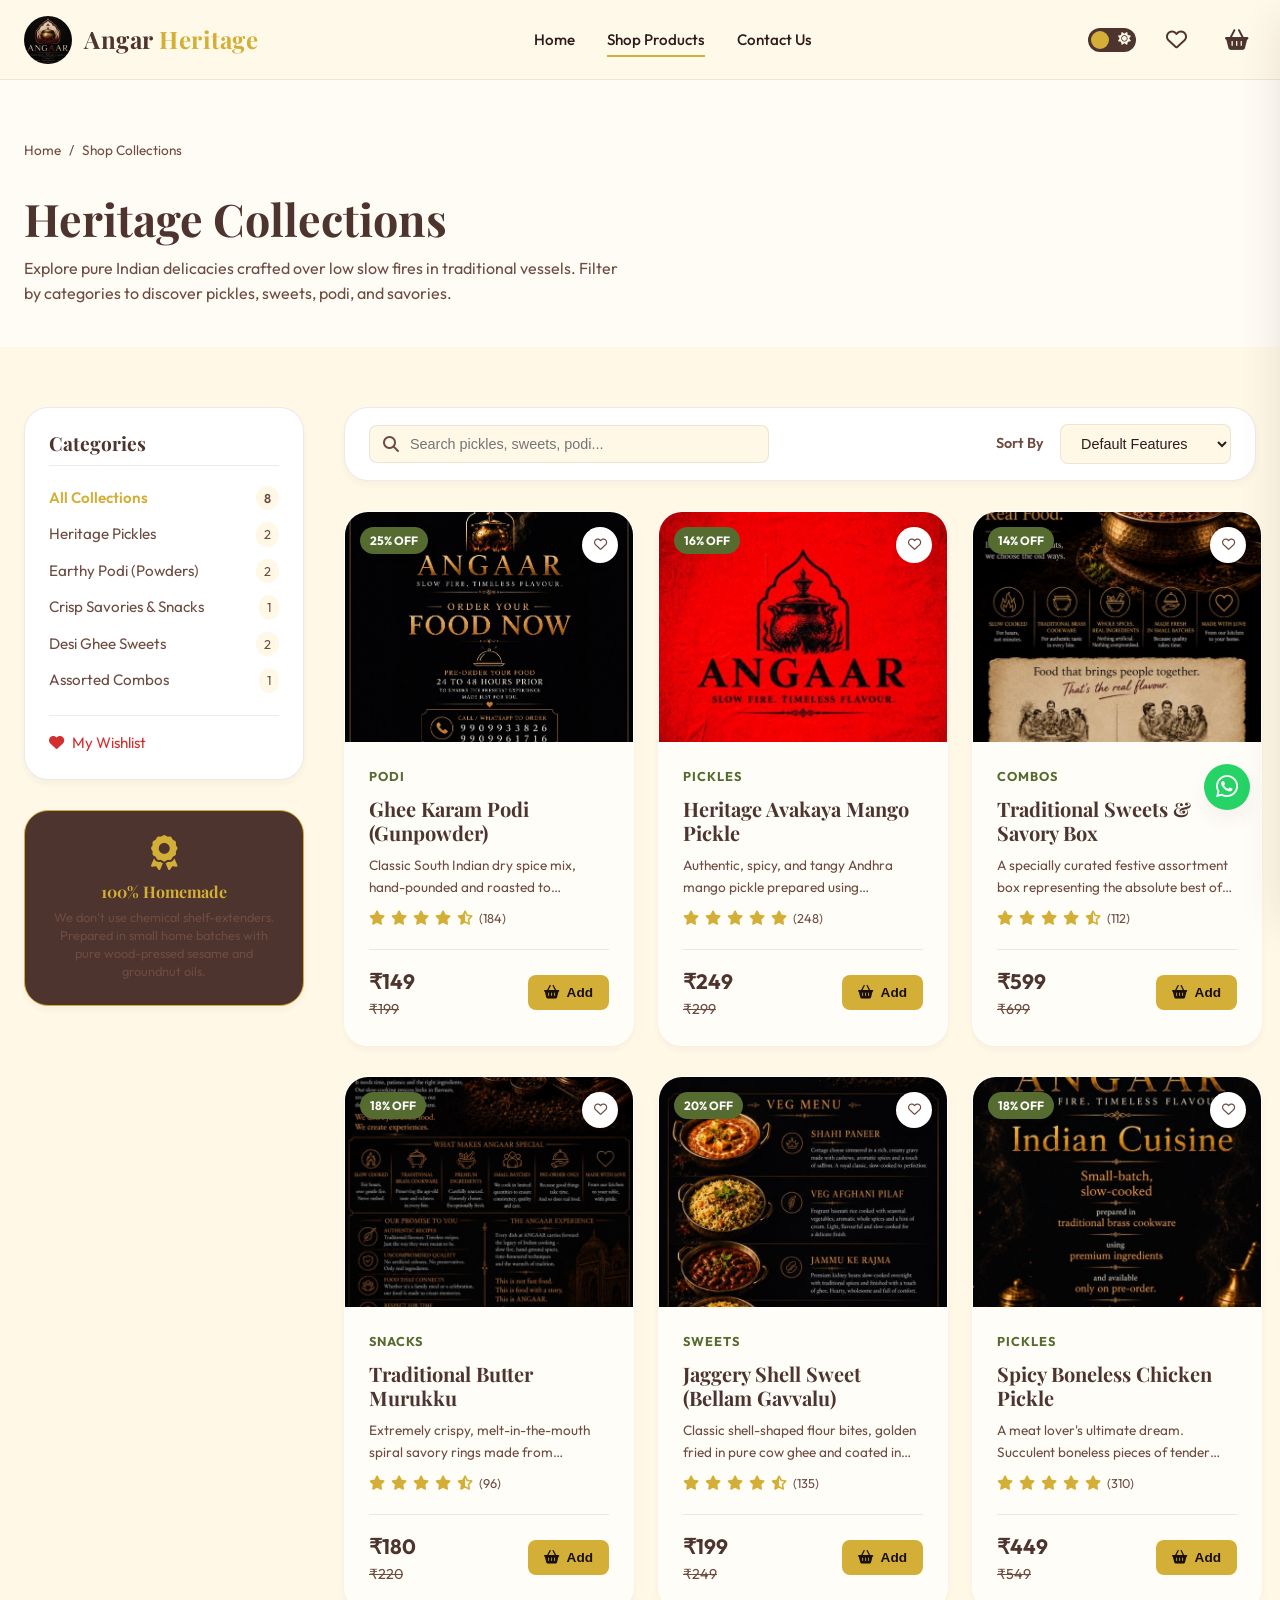
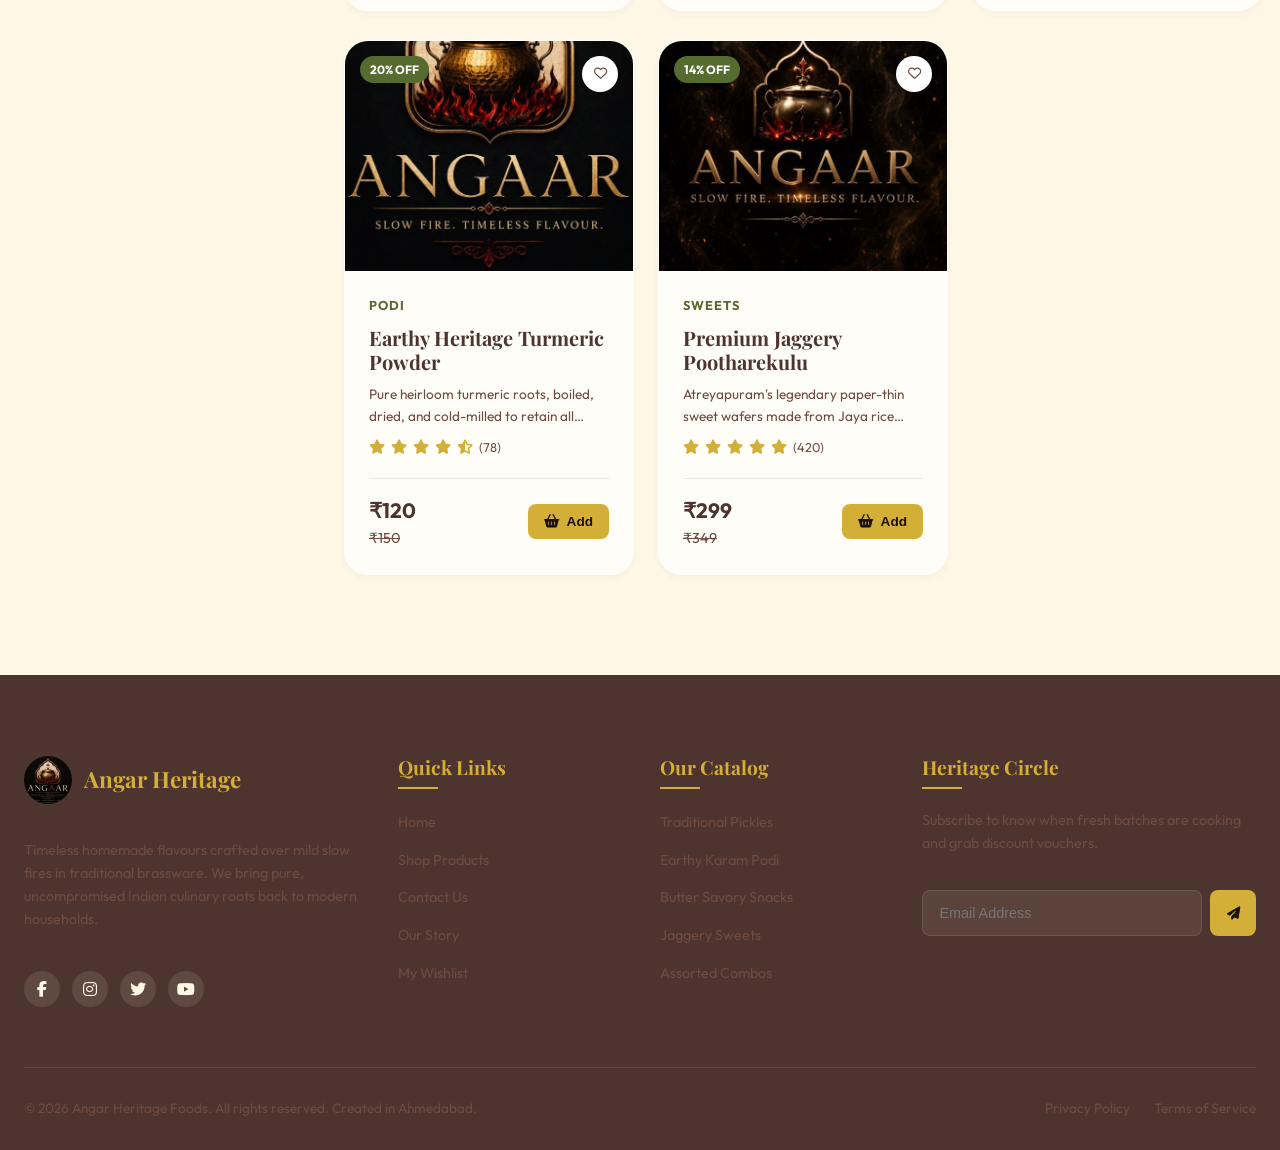
<file: products.html>
<!DOCTYPE html>
<html lang="en">
<head>
  <meta charset="UTF-8">
  <meta name="viewport" content="width=device-width, initial-scale=1.0">
  <title>Shop Collections | Angar Heritage</title>
  <meta name="description" content="Shop authentic homemade Indian pickles, freshly ground podi powders, premium butter snacks, and organic jaggery sweets. Small-batch pre-orders.">
  
  <!-- FontAwesome Icons -->
  <link rel="stylesheet" href="https://cdnjs.cloudflare.com/ajax/libs/font-awesome/6.4.0/css/all.min.css">
  
  <!-- Custom Stylesheets -->
  <link rel="stylesheet" href="css/style.css">
  <link rel="stylesheet" href="css/animations.css">
  <link rel="stylesheet" href="css/responsive.css">
</head>
<body>

  <!-- Page Loader Animation -->
  <div class="page-loader">
    <img src="images/logo/logo.jpg" alt="Angar Heritage" class="loader-logo" style="border-radius: 50%;">
    <div class="loader-spinner"></div>
  </div>

  <!-- Header Navigation -->
  <header>
    <div class="nav-container">
      <a href="index.html" class="logo">
        <img src="images/logo/logo.jpg" alt="Angar Heritage Logo" style="border-radius: 50%;">
        <span class="logo-text">Angar <span style="color:var(--golden);">Heritage</span></span>
      </a>
      
      <nav>
        <ul class="nav-menu">
          <li><a href="index.html" class="nav-link">Home</a></li>
          <li><a href="products.html" class="nav-link active">Shop Products</a></li>
          <li><a href="contact.html" class="nav-link">Contact Us</a></li>
        </ul>
      </nav>
      
      <div class="nav-actions">
        <!-- Theme Toggle -->
        <div class="theme-toggle-wrapper">
          <input type="checkbox" class="theme-checkbox" id="theme-toggle">
          <label class="theme-label" for="theme-toggle">
            <i class="fas fa-moon"></i>
            <i class="fas fa-sun"></i>
            <div class="ball"></div>
          </label>
        </div>
        
        <a href="products.html?filter=wishlist" class="action-btn" title="View Wishlist">
          <i class="far fa-heart"></i>
          <span class="badge wishlist-badge-count">0</span>
        </a>
        
        <button class="action-btn cart-toggle-btn" title="View Cart">
          <i class="fas fa-shopping-basket"></i>
          <span class="badge cart-badge-count">0</span>
        </button>
        
        <button class="hamburger">
          <span></span>
          <span></span>
          <span></span>
        </button>
      </div>
    </div>
  </header>

  <!-- Page Banner & Breadcrumbs -->
  <section style="padding: 140px 0 40px; background-color: var(--light-bg); transition: var(--transition);">
    <div class="section-container">
      <ul class="breadcrumbs">
        <li><a href="index.html">Home</a></li>
        <li>Shop Collections</li>
      </ul>
      <h1 style="font-family: var(--font-serif); font-size: 2.8rem; color: var(--primary-dark)">Heritage Collections</h1>
      <p style="color: var(--text-soft); margin-top: 10px; max-width: 600px;">Explore pure Indian delicacies crafted over low slow fires in traditional vessels. Filter by categories to discover pickles, sweets, podi, and savories.</p>
    </div>
  </section>

  <!-- Main Shop Catalog Page Layout -->
  <section style="padding: 60px 0 100px;">
    <div class="section-container">
      <div class="shop-layout">
        
        <!-- Sidebar Filters Column -->
        <aside class="shop-sidebar">
          
          <!-- Categories Filter Block -->
          <div class="filter-block">
            <h3>Categories</h3>
            <ul class="filter-list">
              <li class="filter-item active" data-category="all">
                <span>All Collections</span>
                <span class="filter-count count-all">0</span>
              </li>
              <li class="filter-item" data-category="pickles">
                <span>Heritage Pickles</span>
                <span class="filter-count count-pickles">0</span>
              </li>
              <li class="filter-item" data-category="podi">
                <span>Earthy Podi (Powders)</span>
                <span class="filter-count count-podi">0</span>
              </li>
              <li class="filter-item" data-category="snacks">
                <span>Crisp Savories & Snacks</span>
                <span class="filter-count count-snacks">0</span>
              </li>
              <li class="filter-item" data-category="sweets">
                <span>Desi Ghee Sweets</span>
                <span class="filter-count count-sweets">0</span>
              </li>
              <li class="filter-item" data-category="combos">
                <span>Assorted Combos</span>
                <span class="filter-count count-combos">0</span>
              </li>
              <li class="filter-item" data-category="wishlist" style="border-top:1px solid var(--border-color); padding-top:15px; margin-top:10px;">
                <span style="color:#D32F2F;"><i class="fas fa-heart" style="margin-right:8px"></i>My Wishlist</span>
                <span class="filter-count wishlist-badge-count" style="background-color:rgba(211,47,47,0.1); color:#D32F2F">0</span>
              </li>
            </ul>
          </div>
          
          <!-- Quality Assurance Banner -->
          <div class="filter-block" style="background-color: var(--primary-dark); color: var(--cream); border-color: var(--golden); text-align: center;">
            <i class="fas fa-award" style="font-size: 2.2rem; color: var(--golden); margin-bottom: 12px;"></i>
            <h4 style="font-family: var(--font-serif); color: var(--golden); margin-bottom:8px">100% Homemade</h4>
            <p style="font-size: 0.8rem; line-height: 1.4; color: var(--text-soft)">We don't use chemical shelf-extenders. Prepared in small home batches with pure wood-pressed sesame and groundnut oils.</p>
          </div>
          
        </aside>
        
        <!-- Products Grid & Controls Column -->
        <main class="shop-content">
          
          <!-- Search and Sorting Toolbar -->
          <div class="shop-toolbar">
            <div class="search-wrapper">
              <i class="fas fa-search"></i>
              <input type="text" id="search-input" placeholder="Search pickles, sweets, podi...">
            </div>
            
            <div class="toolbar-actions">
              <span style="font-size: 0.9rem; font-weight:600; color: var(--text-soft)">Sort By</span>
              <select id="sort-select" class="toolbar-select">
                <option value="default">Default Features</option>
                <option value="price-low">Price: Low to High</option>
                <option value="price-high">Price: High to Low</option>
                <option value="rating">Highest Rated</option>
              </select>
            </div>
          </div>
          
          <!-- Grid Layout -->
          <div class="products-grid">
            <!-- Dynamically populated by JS -->
          </div>
          
        </main>
        
      </div>
    </div>
  </section>

  <!-- Quick View Modal Container -->
  <div id="quickview-modal" class="modal">
    <!-- Populated dynamically via triggerQuickView -->
  </div>

  <!-- Sidebar Cart Drawer -->
  <div class="cart-drawer-overlay"></div>
  <div class="cart-drawer">
    <div class="cart-drawer-header">
      <h3>Your Food Basket</h3>
      <button class="cart-drawer-close"><i class="fas fa-times"></i></button>
    </div>
    <div class="cart-drawer-body">
      <!-- Injected by JS -->
    </div>
    <div class="cart-drawer-footer">
      <div class="cart-drawer-summary-row">
        <span>Subtotal:</span>
        <span class="cart-drawer-total-val" style="color:var(--primary-dark); font-weight:700">₹0</span>
      </div>
      <p style="font-size:0.75rem; color:var(--text-soft)">Taxes and delivery shipping are calculated at checkout.</p>
      <div class="cart-drawer-actions">
        <a href="cart.html" class="btn btn-secondary" style="padding:10px;">View Cart</a>
        <a href="checkout.html" class="btn btn-primary" style="padding:10px;">Checkout</a>
      </div>
    </div>
  </div>

  <!-- Footer Section -->
  <footer>
    <div class="section-container">
      <div class="footer-top">
        
        <div class="footer-column footer-about">
          <div class="footer-logo">
            <img src="images/logo/logo.jpg" alt="Angar Heritage Logo" style="border-radius:50%">
            <span class="footer-logo-text">Angar Heritage</span>
          </div>
          <p style="margin-top: 15px;">Timeless homemade flavours crafted over mild slow fires in traditional brassware. We bring pure, uncompromised Indian culinary roots back to modern households.</p>
          <div class="footer-socials" style="margin-top:20px;">
            <a href="https://facebook.com" target="_blank" class="social-icon"><i class="fab fa-facebook-f"></i></a>
            <a href="https://instagram.com" target="_blank" class="social-icon"><i class="fab fa-instagram"></i></a>
            <a href="https://twitter.com" target="_blank" class="social-icon"><i class="fab fa-twitter"></i></a>
            <a href="https://youtube.com" target="_blank" class="social-icon"><i class="fab fa-youtube"></i></a>
          </div>
        </div>
        
        <div class="footer-column">
          <h4>Quick Links</h4>
          <ul class="footer-links">
            <li><a href="index.html">Home</a></li>
            <li><a href="products.html">Shop Products</a></li>
            <li><a href="contact.html">Contact Us</a></li>
            <li><a href="index.html#about">Our Story</a></li>
            <li><a href="products.html?filter=wishlist">My Wishlist</a></li>
          </ul>
        </div>
        
        <div class="footer-column">
          <h4>Our Catalog</h4>
          <ul class="footer-links">
            <li><a href="products.html?category=pickles">Traditional Pickles</a></li>
            <li><a href="products.html?category=podi">Earthy Karam Podi</a></li>
            <li><a href="products.html?category=snacks">Butter Savory Snacks</a></li>
            <li><a href="products.html?category=sweets">Jaggery Sweets</a></li>
            <li><a href="products.html?category=combos">Assorted Combos</a></li>
          </ul>
        </div>
        
        <div class="footer-column footer-newsletter">
          <h4>Heritage Circle</h4>
          <p>Subscribe to know when fresh batches are cooking and grab discount vouchers.</p>
          <form class="newsletter-form" onsubmit="event.preventDefault(); showToast('Subscribed!', 'success'); this.reset();" style="margin-top:15px;">
            <input type="email" placeholder="Email Address" required>
            <button type="submit"><i class="fas fa-paper-plane"></i></button>
          </form>
        </div>
        
      </div>
      
      <div class="footer-bottom">
        <p>&copy; 2026 Angar Heritage Foods. All rights reserved. Created in Ahmedabad.</p>
        <div class="footer-bottom-links">
          <a href="#" style="color:var(--text-soft)">Privacy Policy</a>
          <a href="#" style="color:var(--text-soft)">Terms of Service</a>
        </div>
      </div>
    </div>
  </footer>

  <!-- Floating Widgets -->
  <button class="back-to-top" title="Back to Top"><i class="fas fa-chevron-up"></i></button>
  <a href="https://wa.me/919876543210?text=Hello%20Angar%20Heritage,%20I'd%20like%20to%20place%20a%20pre-order!" target="_blank" class="whatsapp-float" title="Chat on WhatsApp"><i class="fab fa-whatsapp"></i></a>

  <!-- Global scripts -->
  <script src="js/products.js"></script>
  <script src="js/cart.js"></script>
  <script src="js/main.js"></script>

  <!-- Interactive inline router for filtering parsing -->
  <script>
    document.addEventListener("DOMContentLoaded", () => {
      const urlParams = new URLSearchParams(window.location.search);
      let initialCategory = urlParams.get("category") || "all";
      let initialFilter = urlParams.get("filter") || "";
      
      const filterItems = document.querySelectorAll(".filter-item");
      
      let currentCategory = initialCategory;
      let currentSearch = "";
      let currentSort = "default";
      
      if (initialFilter === "wishlist") {
        currentCategory = "wishlist";
      }

      // Highlight active category in UI
      filterItems.forEach(item => {
        if (item.getAttribute("data-category") === currentCategory) {
          filterItems.forEach(i => i.classList.remove("active"));
          item.classList.add("active");
        }
      });

      const productGridSelector = ".products-grid";
      const searchInput = document.getElementById("search-input");
      const sortSelect = document.getElementById("sort-select");

      if (searchInput) {
        searchInput.addEventListener("input", (e) => {
          currentSearch = e.target.value;
          updateCatalog();
        });
      }

      if (sortSelect) {
        sortSelect.addEventListener("change", (e) => {
          currentSort = e.target.value;
          updateCatalog();
        });
      }

      filterItems.forEach(item => {
        item.addEventListener("click", () => {
          filterItems.forEach(i => i.classList.remove("active"));
          item.classList.add("active");
          currentCategory = item.getAttribute("data-category");
          
          // Clean search inputs and parameters on category change
          if (searchInput) searchInput.value = "";
          currentSearch = "";
          
          // Clear query params visually without reload
          window.history.pushState({}, "", "products.html" + (currentCategory !== "all" ? `?category=${currentCategory}` : ""));
          
          updateCatalog();
        });
      });

      function updateCatalog() {
        if (currentCategory === "wishlist") {
          const container = document.querySelector(productGridSelector);
          if (!container) return;
          
          let products = getProducts();
          const wishlist = getWishlist();
          products = products.filter(p => wishlist.includes(p.id));
          
          if (products.length === 0) {
            container.innerHTML = `
              <div style="grid-column: 1/-1; text-align: center; padding: 60px; color: var(--text-soft)">
                <i class="far fa-heart" style="font-size: 3.5rem; margin-bottom: 20px; color: var(--golden)"></i>
                <h3>Your Wishlist is Empty</h3>
                <p style="margin-top: 10px;">Go back to the catalog and heart some delicious items to save them here.</p>
              </div>
            `;
            return;
          }
          
          container.innerHTML = products.map(p => createProductCardHTML(p, wishlist)).join("");
          if (window.initializeScrollReveal) window.initializeScrollReveal();
        } else {
          renderCatalog(productGridSelector, currentCategory, currentSearch, currentSort);
        }
      }

      updateCatalog();
      
      // Seed count numbers dynamically
      const productsList = getProducts();
      document.querySelector('.count-all').textContent = productsList.length;
      document.querySelector('.count-pickles').textContent = productsList.filter(p => p.category === "pickles").length;
      document.querySelector('.count-podi').textContent = productsList.filter(p => p.category === "podi").length;
      document.querySelector('.count-snacks').textContent = productsList.filter(p => p.category === "snacks").length;
      document.querySelector('.count-sweets').textContent = productsList.filter(p => p.category === "sweets").length;
      document.querySelector('.count-combos').textContent = productsList.filter(p => p.category === "combos").length;
    });
  </script>

</body>
</html>
</file>
<file: css/style.css>
@import url('https://fonts.googleapis.com/css2?family=Outfit:wght@300;400;500;600;700&family=Playfair+Display:ital,wght@0,400;0,600;0,700;1,400&display=swap');

:root {
  --primary-dark: #4E342E;
  --primary-dark-rgb: 78, 52, 46;
  --golden: #D4AF37;
  --golden-hover: #C5A028;
  --golden-rgb: 212, 175, 55;
  --cream: #FFF8E7;
  --cream-dark: #F5EBD0;
  --white: #FFFFFF;
  --olive: #556B2F;
  --olive-hover: #465824;
  --text-dark: #2E1C1A;
  --text-soft: #6D4C41;
  --light-bg: #FFFBF5;
  --border-color: rgba(78, 52, 46, 0.1);
  --shadow-sm: 0 4px 6px rgba(78, 52, 46, 0.04);
  --shadow-md: 0 10px 20px rgba(78, 52, 46, 0.06);
  --shadow-lg: 0 20px 40px rgba(78, 52, 46, 0.12);
  --transition: all 0.3s cubic-bezier(0.4, 0, 0.2, 1);
  --radius-sm: 8px;
  --radius-md: 16px;
  --radius-lg: 24px;
  --font-serif: 'Playfair Display', serif;
  --font-sans: 'Outfit', sans-serif;
  --navbar-height: 80px;
}

body.dark-theme {
  --primary-dark: #FFF8E7;
  --primary-dark-rgb: 255, 248, 231;
  --golden: #E5C158;
  --golden-hover: #F2D275;
  --golden-rgb: 229, 193, 88;
  --cream: #1A100E;
  --cream-dark: #251715;
  --white: #251816;
  --olive: #8CA85C;
  --olive-hover: #9CB86C;
  --text-dark: #FFF8E7;
  --text-soft: #D7CCC8;
  --light-bg: #1F1311;
  --border-color: rgba(255, 248, 231, 0.12);
  --shadow-sm: 0 4px 6px rgba(0, 0, 0, 0.2);
  --shadow-md: 0 10px 20px rgba(0, 0, 0, 0.35);
  --shadow-lg: 0 20px 40px rgba(0, 0, 0, 0.5);
}

/* Base Styles */
* {
  box-sizing: border-box;
  margin: 0;
  padding: 0;
}

html {
  scroll-behavior: smooth;
  font-size: 16px;
}

body {
  font-family: var(--font-sans);
  background-color: var(--cream);
  color: var(--text-dark);
  line-height: 1.6;
  overflow-x: hidden;
  transition: background-color 0.5s ease, color 0.3s ease;
}

h1, h2, h3, h4, h5, h6 {
  font-family: var(--font-serif);
  font-weight: 700;
  color: var(--primary-dark);
  line-height: 1.2;
}

a {
  text-decoration: none;
  color: inherit;
  transition: var(--transition);
}

/* Scrollbar */
::-webkit-scrollbar {
  width: 10px;
}
::-webkit-scrollbar-track {
  background: var(--cream);
}
::-webkit-scrollbar-thumb {
  background: var(--primary-dark);
  border-radius: 5px;
  border: 2px solid var(--cream);
}
::-webkit-scrollbar-thumb:hover {
  background: var(--golden);
}

/* Page Loader */
.page-loader {
  position: fixed;
  top: 0;
  left: 0;
  width: 100%;
  height: 100%;
  background-color: #FFF8E7;
  z-index: 9999;
  display: flex;
  flex-direction: column;
  justify-content: center;
  align-items: center;
  transition: opacity 0.5s ease, visibility 0.5s ease;
}
body.dark-theme .page-loader {
  background-color: #1A100E;
}
.loader-logo {
  max-width: 150px;
  animation: pulseLogo 2s infinite ease-in-out;
}
.loader-spinner {
  width: 50px;
  height: 50px;
  border: 4px solid rgba(78, 52, 46, 0.1);
  border-left-color: var(--golden);
  border-radius: 50%;
  animation: spin 1s linear infinite;
  margin-top: 20px;
}

/* Buttons */
.btn {
  display: inline-flex;
  align-items: center;
  justify-content: center;
  gap: 10px;
  padding: 14px 28px;
  border-radius: var(--radius-md);
  font-family: var(--font-sans);
  font-weight: 600;
  font-size: 0.95rem;
  letter-spacing: 0.5px;
  cursor: pointer;
  transition: var(--transition);
  border: none;
  position: relative;
  overflow: hidden;
}

.btn-primary {
  background-color: var(--golden);
  color: #1A100E;
}
.btn-primary:hover {
  background-color: var(--golden-hover);
  transform: translateY(-2px);
  box-shadow: 0 6px 20px rgba(212, 175, 55, 0.3);
}

.btn-secondary {
  background-color: transparent;
  color: var(--primary-dark);
  border: 2px solid var(--primary-dark);
}
.btn-secondary:hover {
  background-color: var(--primary-dark);
  color: var(--cream);
  transform: translateY(-2px);
}

.btn-dark {
  background-color: var(--primary-dark);
  color: var(--cream);
}
.btn-dark:hover {
  background-color: var(--text-dark);
  transform: translateY(-2px);
  box-shadow: 0 6px 20px rgba(78, 52, 46, 0.2);
}

.btn-olive {
  background-color: var(--olive);
  color: var(--white);
}
.btn-olive:hover {
  background-color: var(--olive-hover);
  transform: translateY(-2px);
  box-shadow: 0 6px 20px rgba(85, 107, 47, 0.3);
}

/* Sticky Header */
header {
  position: fixed;
  top: 0;
  left: 0;
  width: 100%;
  height: var(--navbar-height);
  background-color: rgba(255, 248, 231, 0.85);
  backdrop-filter: blur(10px);
  -webkit-backdrop-filter: blur(10px);
  z-index: 1000;
  border-bottom: 1px solid var(--border-color);
  transition: var(--transition);
}
header.scrolled {
  height: 70px;
  background-color: rgba(255, 248, 231, 0.95);
  box-shadow: var(--shadow-md);
}
body.dark-theme header {
  background-color: rgba(26, 16, 14, 0.85);
}
body.dark-theme header.scrolled {
  background-color: rgba(26, 16, 14, 0.95);
}

.nav-container {
  max-width: 1300px;
  height: 100%;
  margin: 0 auto;
  padding: 0 24px;
  display: flex;
  align-items: center;
  justify-content: space-between;
}

.logo {
  display: flex;
  align-items: center;
  gap: 12px;
}
.logo img {
  height: 48px;
  width: auto;
  object-fit: contain;
  transition: var(--transition);
}
header.scrolled .logo img {
  height: 40px;
}
.logo-text {
  font-family: var(--font-serif);
  font-size: 1.5rem;
  font-weight: 700;
  color: var(--primary-dark);
  letter-spacing: 0.5px;
}

.nav-menu {
  display: flex;
  align-items: center;
  gap: 32px;
  list-style: none;
}
.nav-link {
  font-size: 0.95rem;
  font-weight: 500;
  color: var(--text-dark);
  position: relative;
  padding: 8px 0;
}
.nav-link::after {
  content: '';
  position: absolute;
  bottom: 0;
  left: 0;
  width: 0;
  height: 2px;
  background-color: var(--golden);
  transition: var(--transition);
}
.nav-link:hover::after,
.nav-link.active::after {
  width: 100%;
}

.nav-actions {
  display: flex;
  align-items: center;
  gap: 20px;
}
.action-btn {
  background: none;
  border: none;
  cursor: pointer;
  color: var(--primary-dark);
  font-size: 1.3rem;
  display: flex;
  align-items: center;
  justify-content: center;
  position: relative;
  width: 40px;
  height: 40px;
  border-radius: 50%;
  transition: var(--transition);
}
.action-btn:hover {
  background-color: rgba(78, 52, 46, 0.05);
  color: var(--golden);
}
body.dark-theme .action-btn:hover {
  background-color: rgba(255, 248, 231, 0.05);
}
.badge {
  position: absolute;
  top: -4px;
  right: -4px;
  background-color: var(--olive);
  color: var(--white);
  font-size: 0.7rem;
  font-weight: 700;
  width: 18px;
  height: 18px;
  border-radius: 50%;
  display: flex;
  align-items: center;
  justify-content: center;
}

/* Theme Switcher Toggle */
.theme-toggle-wrapper {
  display: flex;
  align-items: center;
}
.theme-checkbox {
  opacity: 0;
  position: absolute;
}
.theme-label {
  background-color: var(--primary-dark);
  width: 48px;
  height: 24px;
  border-radius: 50px;
  position: relative;
  padding: 5px;
  cursor: pointer;
  display: flex;
  justify-content: space-between;
  align-items: center;
}
.theme-label .ball {
  background-color: var(--golden);
  width: 18px;
  height: 18px;
  position: absolute;
  top: 3px;
  left: 3px;
  border-radius: 50%;
  transition: transform 0.2s linear;
}
.theme-checkbox:checked + .theme-label .ball {
  transform: translateX(24px);
}
.theme-label i {
  font-size: 0.8rem;
  color: var(--cream);
}

.hamburger {
  display: none;
  flex-direction: column;
  justify-content: space-between;
  width: 24px;
  height: 18px;
  background: none;
  border: none;
  cursor: pointer;
  z-index: 1001;
}
.hamburger span {
  width: 100%;
  height: 2px;
  background-color: var(--primary-dark);
  transition: var(--transition);
}

/* Hero Section */
.hero {
  min-height: 100vh;
  padding-top: var(--navbar-height);
  display: flex;
  align-items: center;
  position: relative;
  background: url('../images/hero/hero_bg.png') no-repeat center center/cover;
}
.hero::before {
  content: '';
  position: absolute;
  top: 0;
  left: 0;
  width: 100%;
  height: 100%;
  background: linear-gradient(135deg, rgba(255, 248, 237, 0.9) 0%, rgba(255, 251, 245, 0.7) 100%);
}
body.dark-theme .hero::before {
  background: linear-gradient(135deg, rgba(26, 16, 14, 0.95) 0%, rgba(37, 24, 22, 0.85) 100%);
}

.hero-container {
  max-width: 1300px;
  margin: 0 auto;
  padding: 40px 24px;
  display: grid;
  grid-template-columns: 1.1fr 0.9fr;
  gap: 48px;
  align-items: center;
  position: relative;
  z-index: 2;
}

.hero-content {
  display: flex;
  flex-direction: column;
  gap: 24px;
}
.hero-tag {
  color: var(--olive);
  font-weight: 700;
  text-transform: uppercase;
  letter-spacing: 2px;
  font-size: 0.85rem;
  display: flex;
  align-items: center;
  gap: 8px;
}
.hero-tag::before {
  content: '';
  width: 24px;
  height: 2px;
  background-color: var(--olive);
}
.hero-title {
  font-size: 3.5rem;
  line-height: 1.15;
}
.hero-title span {
  color: var(--golden);
  position: relative;
}
.hero-desc {
  font-size: 1.1rem;
  color: var(--text-soft);
  max-width: 540px;
}
.hero-buttons {
  display: flex;
  gap: 16px;
}

.hero-image-wrapper {
  position: relative;
  display: flex;
  justify-content: center;
  align-items: center;
}
.hero-main-img {
  max-width: 100%;
  height: auto;
  filter: drop-shadow(0 20px 40px rgba(0,0,0,0.15));
  animation: floatHero 6s ease-in-out infinite;
  z-index: 2;
}
.hero-blob {
  position: absolute;
  width: 110%;
  height: 110%;
  background: radial-gradient(circle, rgba(212, 175, 55, 0.15) 0%, rgba(212, 175, 55, 0) 70%);
  z-index: 1;
}

/* Floating Spices in Hero */
.floating-spice {
  position: absolute;
  pointer-events: none;
  z-index: 3;
}
.spice-1 {
  top: 15%;
  right: 10%;
  width: 40px;
  animation: floatRandom 8s infinite alternate ease-in-out;
}
.spice-2 {
  bottom: 10%;
  left: 5%;
  width: 50px;
  animation: floatRandom 10s infinite alternate ease-in-out 1s;
}
.spice-3 {
  bottom: 25%;
  right: 5%;
  width: 30px;
  animation: floatRandom 7s infinite alternate ease-in-out 2s;
}

/* Sections */
section {
  padding: 100px 0;
  position: relative;
}

.section-container {
  max-width: 1300px;
  margin: 0 auto;
  padding: 0 24px;
}

.section-header {
  text-align: center;
  max-width: 700px;
  margin: 0 auto 60px;
  display: flex;
  flex-direction: column;
  align-items: center;
  gap: 16px;
}
.section-tag {
  color: var(--olive);
  text-transform: uppercase;
  font-weight: 700;
  letter-spacing: 2px;
  font-size: 0.85rem;
}
.section-title {
  font-size: 2.5rem;
  position: relative;
  padding-bottom: 20px;
}
.section-title::after {
  content: '';
  position: absolute;
  bottom: 0;
  left: 50%;
  transform: translateX(-50%);
  width: 60px;
  height: 3px;
  background-color: var(--golden);
  border-radius: 2px;
}
.section-desc {
  color: var(--text-soft);
}

/* About Us Section */
.about-grid {
  display: grid;
  grid-template-columns: 1fr 1fr;
  gap: 60px;
  align-items: center;
}
.about-img-wrapper {
  position: relative;
}
.about-img {
  width: 100%;
  border-radius: var(--radius-lg);
  box-shadow: var(--shadow-lg);
  display: block;
}
.about-badge {
  position: absolute;
  bottom: -20px;
  right: -20px;
  background-color: var(--primary-dark);
  color: var(--cream);
  padding: 24px;
  border-radius: var(--radius-md);
  border: 2px solid var(--golden);
  text-align: center;
  box-shadow: var(--shadow-lg);
}
.about-badge .number {
  font-family: var(--font-serif);
  font-size: 2.2rem;
  font-weight: 700;
  color: var(--golden);
  line-height: 1;
}
.about-badge .text {
  font-size: 0.85rem;
  text-transform: uppercase;
  letter-spacing: 1px;
  margin-top: 4px;
}
.about-content {
  display: flex;
  flex-direction: column;
  gap: 20px;
}
.about-list {
  display: grid;
  grid-template-columns: 1fr 1fr;
  gap: 16px;
  margin-top: 10px;
  list-style: none;
}
.about-list li {
  display: flex;
  align-items: center;
  gap: 12px;
  font-weight: 500;
}
.about-list i {
  color: var(--golden);
  font-size: 1.2rem;
}

/* Why Choose Us Section */
.why-grid {
  display: grid;
  grid-template-columns: repeat(auto-fit, minmax(280px, 1fr));
  gap: 30px;
}
.why-card {
  background-color: var(--white);
  padding: 40px 30px;
  border-radius: var(--radius-lg);
  box-shadow: var(--shadow-sm);
  border: 1px solid var(--border-color);
  transition: var(--transition);
  text-align: center;
  display: flex;
  flex-direction: column;
  align-items: center;
  gap: 16px;
}
.why-card:hover {
  transform: translateY(-8px);
  box-shadow: var(--shadow-lg);
  border-color: rgba(212, 175, 55, 0.4);
}
.why-icon {
  width: 70px;
  height: 70px;
  border-radius: 50%;
  background-color: var(--cream);
  display: flex;
  align-items: center;
  justify-content: center;
  color: var(--golden);
  font-size: 1.8rem;
  transition: var(--transition);
}
.why-card:hover .why-icon {
  background-color: var(--golden);
  color: var(--cream);
}
.why-title {
  font-size: 1.3rem;
  font-family: var(--font-serif);
}
.why-desc {
  font-size: 0.9rem;
  color: var(--text-soft);
}

/* Counters Banner */
.counters-section {
  background-color: var(--primary-dark);
  color: var(--cream);
  padding: 60px 0;
  position: relative;
  overflow: hidden;
}
body.dark-theme .counters-section {
  background-color: var(--white);
  border-top: 1px solid var(--border-color);
  border-bottom: 1px solid var(--border-color);
}
.counters-grid {
  display: grid;
  grid-template-columns: repeat(auto-fit, minmax(200px, 1fr));
  gap: 40px;
  text-align: center;
}
.counter-item {
  display: flex;
  flex-direction: column;
  gap: 8px;
}
.counter-number {
  font-family: var(--font-serif);
  font-size: 3rem;
  font-weight: 700;
  color: var(--golden);
}
.counter-text {
  font-size: 0.9rem;
  text-transform: uppercase;
  letter-spacing: 1px;
  color: var(--text-soft);
}
body.dark-theme .counter-text {
  color: var(--text-soft);
}

/* Bestsellers Slider Section */
.bestsellers-wrapper {
  position: relative;
  overflow: hidden;
  margin: 0 -15px;
}
.bestsellers-track {
  display: flex;
  gap: 30px;
  transition: transform 0.5s cubic-bezier(0.4, 0, 0.2, 1);
  padding: 20px 15px;
}
.slider-btn {
  position: absolute;
  top: 50%;
  transform: translateY(-50%);
  width: 50px;
  height: 50px;
  border-radius: 50%;
  background-color: var(--white);
  box-shadow: var(--shadow-md);
  border: 1px solid var(--border-color);
  display: flex;
  align-items: center;
  justify-content: center;
  cursor: pointer;
  z-index: 10;
  transition: var(--transition);
  color: var(--primary-dark);
}
.slider-btn:hover {
  background-color: var(--golden);
  color: var(--white);
  border-color: var(--golden);
}
.slider-prev {
  left: 20px;
}
.slider-next {
  right: 20px;
}

/* Product Card - Glassmorphism UI */
.product-card {
  background: rgba(255, 255, 255, 0.7);
  backdrop-filter: blur(10px);
  -webkit-backdrop-filter: blur(10px);
  border: 1px solid rgba(255, 255, 255, 0.4);
  border-radius: var(--radius-lg);
  overflow: hidden;
  box-shadow: var(--shadow-sm);
  transition: var(--transition);
  display: flex;
  flex-direction: column;
  position: relative;
  width: calc(33.333% - 20px);
  min-width: 290px;
}
body.dark-theme .product-card {
  background: rgba(37, 24, 22, 0.6);
  border: 1px solid rgba(255, 255, 255, 0.05);
}
.product-card:hover {
  transform: translateY(-10px);
  box-shadow: var(--shadow-lg);
  border-color: rgba(212, 175, 55, 0.4);
}
.product-img-box {
  width: 100%;
  padding-top: 80%; /* responsive aspect ratio */
  position: relative;
  background-color: var(--cream);
  overflow: hidden;
}
body.dark-theme .product-img-box {
  background-color: var(--cream-dark);
}
.product-img-box img {
  position: absolute;
  top: 0;
  left: 0;
  width: 100%;
  height: 100%;
  object-fit: cover;
  transition: transform 0.5s ease;
}
.product-card:hover .product-img-box img {
  transform: scale(1.1);
}
.product-badges {
  position: absolute;
  top: 15px;
  left: 15px;
  display: flex;
  flex-direction: column;
  gap: 8px;
  z-index: 5;
}
.discount-badge {
  background-color: var(--olive);
  color: var(--white);
  font-size: 0.75rem;
  font-weight: 700;
  padding: 4px 10px;
  border-radius: 50px;
  box-shadow: var(--shadow-sm);
}
.out-of-stock-badge {
  background-color: #D32F2F;
  color: var(--white);
  font-size: 0.75rem;
  font-weight: 700;
  padding: 4px 10px;
  border-radius: 50px;
  box-shadow: var(--shadow-sm);
}

.wishlist-btn {
  position: absolute;
  top: 15px;
  right: 15px;
  width: 36px;
  height: 36px;
  border-radius: 50%;
  background: var(--white);
  border: none;
  cursor: pointer;
  display: flex;
  align-items: center;
  justify-content: center;
  box-shadow: var(--shadow-sm);
  color: var(--text-soft);
  z-index: 5;
  transition: var(--transition);
}
body.dark-theme .wishlist-btn {
  background: var(--white);
  color: var(--cream);
}
.wishlist-btn:hover {
  transform: scale(1.1);
  color: #D32F2F;
}
.wishlist-btn.active {
  color: #D32F2F;
}

.product-overlay {
  position: absolute;
  top: 0;
  left: 0;
  width: 100%;
  height: 100%;
  background-color: rgba(78, 52, 46, 0.4);
  display: flex;
  align-items: center;
  justify-content: center;
  gap: 12px;
  opacity: 0;
  transition: var(--transition);
  z-index: 4;
}
.product-card:hover .product-overlay {
  opacity: 1;
}
.overlay-btn {
  width: 44px;
  height: 44px;
  border-radius: 50%;
  background-color: var(--white);
  color: var(--primary-dark);
  border: none;
  cursor: pointer;
  display: flex;
  align-items: center;
  justify-content: center;
  font-size: 1.1rem;
  transition: var(--transition);
  box-shadow: var(--shadow-md);
}
.overlay-btn:hover {
  background-color: var(--golden);
  color: var(--white);
  transform: translateY(-3px);
}

.product-info {
  padding: 24px;
  display: flex;
  flex-direction: column;
  gap: 10px;
  flex-grow: 1;
}
.product-cat {
  font-size: 0.8rem;
  text-transform: uppercase;
  letter-spacing: 1px;
  color: var(--olive);
  font-weight: 700;
}
.product-name {
  font-size: 1.25rem;
  font-family: var(--font-serif);
  color: var(--primary-dark);
}
.product-desc {
  font-size: 0.85rem;
  color: var(--text-soft);
  display: -webkit-box;
  -webkit-line-clamp: 2;
  -webkit-box-orient: vertical;
  overflow: hidden;
  height: 2.7rem;
}
.product-rating {
  display: flex;
  align-items: center;
  gap: 6px;
  color: var(--golden);
  font-size: 0.9rem;
}
.product-rating span {
  color: var(--text-soft);
  font-size: 0.8rem;
}
.product-footer {
  display: flex;
  align-items: center;
  justify-content: space-between;
  margin-top: 10px;
  padding-top: 15px;
  border-top: 1px solid var(--border-color);
}
.product-price-box {
  display: flex;
  flex-direction: column;
}
.product-price {
  font-size: 1.3rem;
  font-weight: 700;
  color: var(--primary-dark);
}
.product-mrp {
  font-size: 0.9rem;
  text-decoration: line-through;
  color: var(--text-soft);
}
.card-add-btn {
  background-color: var(--golden);
  color: #1A100E;
  border: none;
  padding: 10px 16px;
  border-radius: var(--radius-sm);
  cursor: pointer;
  font-weight: 600;
  font-size: 0.85rem;
  transition: var(--transition);
  display: flex;
  align-items: center;
  gap: 8px;
}
.card-add-btn:hover {
  background-color: var(--golden-hover);
  transform: translateY(-2px);
}

/* Testimonials Carousel Section */
.testi-carousel {
  position: relative;
  max-width: 800px;
  margin: 0 auto;
  overflow: hidden;
}
.testi-track {
  display: flex;
  transition: transform 0.5s ease-in-out;
}
.testi-slide {
  min-width: 100%;
  padding: 20px;
  text-align: center;
  display: flex;
  flex-direction: column;
  align-items: center;
  gap: 20px;
}
.testi-quote {
  font-family: var(--font-serif);
  font-size: 1.5rem;
  font-style: italic;
  color: var(--primary-dark);
  line-height: 1.5;
}
.testi-avatar {
  width: 80px;
  height: 80px;
  border-radius: 50%;
  border: 3px solid var(--golden);
  object-fit: cover;
  box-shadow: var(--shadow-md);
}
.testi-rating {
  color: var(--golden);
  display: flex;
  gap: 4px;
}
.testi-author {
  font-weight: 600;
  font-size: 1.1rem;
}
.testi-location {
  font-size: 0.85rem;
  color: var(--text-soft);
}
.testi-dots {
  display: flex;
  justify-content: center;
  gap: 10px;
  margin-top: 30px;
}
.testi-dot {
  width: 10px;
  height: 10px;
  border-radius: 50%;
  background-color: rgba(78, 52, 46, 0.2);
  border: none;
  cursor: pointer;
  transition: var(--transition);
}
.testi-dot.active {
  background-color: var(--golden);
  transform: scale(1.2);
}

/* Masonry Gallery Section */
.gallery-grid {
  display: grid;
  grid-template-columns: repeat(auto-fill, minmax(280px, 1fr));
  grid-auto-rows: 240px;
  gap: 20px;
}
.gallery-item {
  border-radius: var(--radius-lg);
  overflow: hidden;
  position: relative;
  box-shadow: var(--shadow-sm);
  cursor: pointer;
}
.gallery-item img {
  width: 100%;
  height: 100%;
  object-fit: cover;
  transition: transform 0.5s ease;
}
.gallery-item:hover img {
  transform: scale(1.1);
}
.gallery-item::before {
  content: '';
  position: absolute;
  top: 0;
  left: 0;
  width: 100%;
  height: 100%;
  background: linear-gradient(to top, rgba(78, 52, 46, 0.7) 0%, rgba(78, 52, 46, 0) 60%);
  opacity: 0;
  transition: var(--transition);
  z-index: 1;
}
.gallery-item:hover::before {
  opacity: 1;
}
.gallery-info {
  position: absolute;
  bottom: 20px;
  left: 20px;
  color: var(--white);
  z-index: 2;
  transform: translateY(20px);
  opacity: 0;
  transition: var(--transition);
}
.gallery-item:hover .gallery-info {
  transform: translateY(0);
  opacity: 1;
}
.gallery-info h4 {
  font-family: var(--font-serif);
  font-size: 1.25rem;
  color: var(--golden);
}

/* Masonry spans */
.gallery-item.wide {
  grid-column: span 2;
}
.gallery-item.tall {
  grid-row: span 2;
}

/* Lightbox Modal */
.lightbox {
  position: fixed;
  top: 0;
  left: 0;
  width: 100%;
  height: 100%;
  background-color: rgba(26, 16, 14, 0.95);
  z-index: 10000;
  display: none;
  align-items: center;
  justify-content: center;
  opacity: 0;
  transition: opacity 0.3s ease;
}
.lightbox.active {
  display: flex;
  opacity: 1;
}
.lightbox-content {
  max-width: 80%;
  max-height: 80%;
  position: relative;
}
.lightbox-content img {
  max-width: 100%;
  max-height: 80vh;
  border-radius: var(--radius-sm);
  border: 4px solid var(--golden);
}
.lightbox-close {
  position: absolute;
  top: -40px;
  right: 0;
  background: none;
  border: none;
  color: var(--white);
  font-size: 2rem;
  cursor: pointer;
}
.lightbox-prev, .lightbox-next {
  position: absolute;
  top: 50%;
  transform: translateY(-50%);
  background: none;
  border: none;
  color: var(--white);
  font-size: 3rem;
  cursor: pointer;
}
.lightbox-prev {
  left: -80px;
}
.lightbox-next {
  right: -80px;
}

/* FAQ Accordion Section */
.faq-list {
  max-width: 800px;
  margin: 0 auto;
  display: flex;
  flex-direction: column;
  gap: 20px;
}
.faq-item {
  background-color: var(--white);
  border: 1px solid var(--border-color);
  border-radius: var(--radius-md);
  overflow: hidden;
  box-shadow: var(--shadow-sm);
  transition: var(--transition);
}
.faq-item:hover {
  box-shadow: var(--shadow-md);
  border-color: rgba(212, 175, 55, 0.3);
}
.faq-question {
  width: 100%;
  padding: 24px;
  background: none;
  border: none;
  text-align: left;
  font-family: var(--font-serif);
  font-size: 1.2rem;
  font-weight: 600;
  color: var(--primary-dark);
  cursor: pointer;
  display: flex;
  justify-content: space-between;
  align-items: center;
}
.faq-question i {
  color: var(--golden);
  transition: transform 0.3s ease;
}
.faq-item.active .faq-question i {
  transform: rotate(180deg);
}
.faq-answer {
  max-height: 0;
  overflow: hidden;
  transition: max-height 0.3s cubic-bezier(0, 1, 0, 1), padding 0.3s ease;
  padding: 0 24px;
  color: var(--text-soft);
  font-size: 0.95rem;
}
.faq-item.active .faq-answer {
  max-height: 1000px; /* high value for auto-slide down */
  padding-bottom: 24px;
  transition: max-height 0.3s cubic-bezier(1, 0, 1, 0), padding 0.3s ease;
}

/* Contact Section */
.contact-layout {
  display: grid;
  grid-template-columns: 0.9fr 1.1fr;
  gap: 60px;
}
.contact-info-panel {
  display: flex;
  flex-direction: column;
  gap: 32px;
}
.contact-card-box {
  display: flex;
  align-items: flex-start;
  gap: 20px;
}
.contact-card-icon {
  width: 50px;
  height: 50px;
  border-radius: 50%;
  background-color: var(--golden);
  color: #1A100E;
  display: flex;
  align-items: center;
  justify-content: center;
  font-size: 1.2rem;
  flex-shrink: 0;
}
.contact-card-text h4 {
  font-family: var(--font-serif);
  font-size: 1.2rem;
  margin-bottom: 6px;
}
.contact-card-text p {
  color: var(--text-soft);
  font-size: 0.95rem;
}
.map-placeholder {
  width: 100%;
  height: 250px;
  border-radius: var(--radius-lg);
  overflow: hidden;
  box-shadow: var(--shadow-sm);
  border: 1px solid var(--border-color);
  background-color: var(--cream-dark);
  display: flex;
  flex-direction: column;
  justify-content: center;
  align-items: center;
  color: var(--text-soft);
  gap: 12px;
}
.map-placeholder i {
  font-size: 2rem;
  color: var(--golden);
}

.contact-form-panel {
  background-color: var(--white);
  padding: 48px;
  border-radius: var(--radius-lg);
  box-shadow: var(--shadow-md);
  border: 1px solid var(--border-color);
}
.form-title {
  margin-bottom: 24px;
  font-size: 1.8rem;
}
.contact-form {
  display: grid;
  grid-template-columns: 1fr 1fr;
  gap: 20px;
}
.form-group-full {
  grid-column: span 2;
}
.form-group {
  display: flex;
  flex-direction: column;
  gap: 8px;
}
.form-group label {
  font-size: 0.85rem;
  font-weight: 600;
  color: var(--text-soft);
}
.form-input {
  width: 100%;
  padding: 14px 18px;
  border-radius: var(--radius-sm);
  border: 1px solid var(--border-color);
  background-color: var(--cream);
  color: var(--text-dark);
  font-family: var(--font-sans);
  font-size: 0.95rem;
  transition: var(--transition);
}
body.dark-theme .form-input {
  background-color: var(--cream-dark);
}
.form-input:focus {
  outline: none;
  border-color: var(--golden);
  box-shadow: 0 0 0 3px rgba(212, 175, 55, 0.15);
}

/* Footer Section */
footer {
  background-color: var(--primary-dark);
  color: var(--cream);
  padding: 80px 0 30px;
  border-top: 1px solid var(--border-color);
}
body.dark-theme footer {
  background-color: var(--cream-dark);
}

.footer-top {
  display: grid;
  grid-template-columns: 1.2fr 0.8fr 0.8fr 1.2fr;
  gap: 40px;
  margin-bottom: 60px;
}
.footer-column {
  display: flex;
  flex-direction: column;
  gap: 20px;
}
.footer-about p {
  color: var(--text-soft);
  font-size: 0.9rem;
}
.footer-logo {
  display: flex;
  align-items: center;
  gap: 12px;
}
.footer-logo img {
  height: 48px;
}
.footer-logo-text {
  font-family: var(--font-serif);
  font-size: 1.4rem;
  font-weight: 700;
  color: var(--golden);
}
.footer-socials {
  display: flex;
  gap: 12px;
}
.social-icon {
  width: 36px;
  height: 36px;
  border-radius: 50%;
  background-color: rgba(255, 248, 231, 0.1);
  display: flex;
  align-items: center;
  justify-content: center;
  color: var(--cream);
  font-size: 1rem;
  transition: var(--transition);
}
.social-icon:hover {
  background-color: var(--golden);
  color: #1A100E;
  transform: translateY(-2px);
}

.footer-column h4 {
  font-family: var(--font-serif);
  font-size: 1.2rem;
  color: var(--golden);
  position: relative;
  padding-bottom: 10px;
}
.footer-column h4::after {
  content: '';
  position: absolute;
  bottom: 0;
  left: 0;
  width: 40px;
  height: 2px;
  background-color: var(--golden);
}
.footer-links {
  list-style: none;
  display: flex;
  flex-direction: column;
  gap: 12px;
}
.footer-links a {
  font-size: 0.9rem;
  color: var(--text-soft);
}
.footer-links a:hover {
  color: var(--golden);
  padding-left: 6px;
}

.footer-newsletter p {
  color: var(--text-soft);
  font-size: 0.9rem;
}
.newsletter-form {
  display: flex;
  gap: 8px;
}
.newsletter-form input {
  padding: 12px 16px;
  background-color: rgba(255,248,231,0.08);
  border: 1px solid rgba(255,248,231,0.1);
  border-radius: var(--radius-sm);
  color: var(--cream);
  flex-grow: 1;
  font-size: 0.9rem;
}
.newsletter-form input:focus {
  outline: none;
  border-color: var(--golden);
}
.newsletter-form button {
  background-color: var(--golden);
  color: #1A100E;
  border: none;
  width: 46px;
  height: 46px;
  border-radius: var(--radius-sm);
  cursor: pointer;
  display: flex;
  align-items: center;
  justify-content: center;
  transition: var(--transition);
}
.newsletter-form button:hover {
  background-color: var(--golden-hover);
}

.footer-bottom {
  border-top: 1px solid rgba(255, 248, 231, 0.1);
  padding-top: 30px;
  display: flex;
  justify-content: space-between;
  align-items: center;
  font-size: 0.85rem;
  color: var(--text-soft);
}
.footer-bottom-links {
  display: flex;
  gap: 24px;
}

/* Floating Widgets */
.back-to-top {
  position: fixed;
  bottom: 30px;
  right: 30px;
  width: 46px;
  height: 46px;
  border-radius: 50%;
  background-color: var(--primary-dark);
  color: var(--cream);
  border: none;
  box-shadow: var(--shadow-md);
  cursor: pointer;
  z-index: 99;
  display: flex;
  align-items: center;
  justify-content: center;
  font-size: 1.2rem;
  opacity: 0;
  visibility: hidden;
  transition: var(--transition);
}
.back-to-top.active {
  opacity: 1;
  visibility: visible;
}
.back-to-top:hover {
  background-color: var(--golden);
  color: #1A100E;
  transform: translateY(-5px);
}

.whatsapp-float {
  position: fixed;
  bottom: 90px;
  right: 30px;
  width: 46px;
  height: 46px;
  border-radius: 50%;
  background-color: #25D366;
  color: var(--white);
  box-shadow: var(--shadow-md);
  display: flex;
  align-items: center;
  justify-content: center;
  font-size: 1.6rem;
  z-index: 99;
  transition: var(--transition);
}
.whatsapp-float:hover {
  transform: translateY(-5px) scale(1.1);
  box-shadow: 0 10px 20px rgba(37, 211, 102, 0.4);
}

/* Toast Notifications */
.toast-container {
  position: fixed;
  bottom: 30px;
  left: 30px;
  z-index: 10001;
  display: flex;
  flex-direction: column;
  gap: 12px;
}
.toast {
  background-color: var(--primary-dark);
  color: var(--cream);
  padding: 16px 24px;
  border-radius: var(--radius-md);
  box-shadow: var(--shadow-lg);
  display: flex;
  align-items: center;
  gap: 12px;
  font-weight: 500;
  border-left: 4px solid var(--golden);
  min-width: 250px;
  transform: translateX(-120%);
  animation: slideInToast 0.3s forwards cubic-bezier(0.4, 0, 0.2, 1);
  transition: var(--transition);
}
body.dark-theme .toast {
  background-color: var(--white);
  border-left-color: var(--golden);
}
.toast.success {
  border-left-color: var(--olive);
}
.toast.remove {
  border-left-color: #D32F2F;
}
.toast-close {
  background: none;
  border: none;
  color: var(--text-soft);
  cursor: pointer;
  margin-left: auto;
  font-size: 1rem;
}

/* Sidebar Cart Drawer */
.cart-drawer-overlay {
  position: fixed;
  top: 0;
  left: 0;
  width: 100%;
  height: 100%;
  background-color: rgba(26, 16, 14, 0.6);
  backdrop-filter: blur(4px);
  z-index: 9998;
  display: none;
  opacity: 0;
  transition: opacity 0.3s ease;
}
.cart-drawer-overlay.active {
  display: block;
  opacity: 1;
}

.cart-drawer {
  position: fixed;
  top: 0;
  right: -420px;
  width: 420px;
  height: 100%;
  background-color: var(--cream);
  z-index: 9999;
  box-shadow: var(--shadow-lg);
  transition: right 0.4s cubic-bezier(0.4, 0, 0.2, 1);
  display: flex;
  flex-direction: column;
}
body.dark-theme .cart-drawer {
  background-color: var(--cream-dark);
}
.cart-drawer.active {
  right: 0;
}

.cart-drawer-header {
  padding: 24px;
  border-bottom: 1px solid var(--border-color);
  display: flex;
  justify-content: space-between;
  align-items: center;
}
.cart-drawer-header h3 {
  font-family: var(--font-serif);
  font-size: 1.4rem;
  color: var(--primary-dark);
}
.cart-drawer-close {
  background: none;
  border: none;
  font-size: 1.5rem;
  cursor: pointer;
  color: var(--text-soft);
  transition: var(--transition);
}
.cart-drawer-close:hover {
  color: var(--golden);
}

.cart-drawer-body {
  flex-grow: 1;
  padding: 24px;
  overflow-y: auto;
  display: flex;
  flex-direction: column;
  gap: 20px;
}
.empty-cart-message {
  text-align: center;
  margin-top: 40px;
  color: var(--text-soft);
  display: flex;
  flex-direction: column;
  align-items: center;
  gap: 16px;
}
.empty-cart-message i {
  font-size: 3rem;
  color: var(--golden);
}

.cart-drawer-item {
  display: flex;
  gap: 16px;
  padding-bottom: 16px;
  border-bottom: 1px solid var(--border-color);
}
.cart-drawer-item img {
  width: 70px;
  height: 70px;
  object-fit: cover;
  border-radius: var(--radius-sm);
  background-color: var(--white);
}
.cart-drawer-item-info {
  display: flex;
  flex-direction: column;
  gap: 4px;
  flex-grow: 1;
}
.cart-drawer-item-name {
  font-weight: 600;
  font-size: 0.95rem;
}
.cart-drawer-item-price {
  font-size: 0.9rem;
  color: var(--golden);
  font-weight: 700;
}
.cart-drawer-item-qty {
  display: flex;
  align-items: center;
  gap: 8px;
  margin-top: 4px;
}
.qty-btn {
  width: 24px;
  height: 24px;
  border-radius: 50%;
  border: 1px solid var(--border-color);
  background-color: var(--white);
  cursor: pointer;
  display: flex;
  align-items: center;
  justify-content: center;
  font-size: 0.8rem;
  transition: var(--transition);
}
.qty-btn:hover {
  background-color: var(--golden);
  border-color: var(--golden);
  color: var(--white);
}
.qty-val {
  font-size: 0.9rem;
  font-weight: 600;
}
.cart-drawer-item-remove {
  background: none;
  border: none;
  color: #D32F2F;
  cursor: pointer;
  align-self: flex-start;
  font-size: 1rem;
  padding: 4px;
  transition: var(--transition);
}
.cart-drawer-item-remove:hover {
  transform: scale(1.1);
}

.cart-drawer-footer {
  padding: 24px;
  border-top: 1px solid var(--border-color);
  display: flex;
  flex-direction: column;
  gap: 16px;
  background-color: var(--white);
}
body.dark-theme .cart-drawer-footer {
  background-color: var(--white);
}
.cart-drawer-summary-row {
  display: flex;
  justify-content: space-between;
  font-weight: 600;
}
.cart-drawer-total {
  font-size: 1.2rem;
  color: var(--primary-dark);
}
.cart-drawer-actions {
  display: grid;
  grid-template-columns: 1fr 1fr;
  gap: 12px;
}

/* Interactive Quick View Modal */
.modal {
  position: fixed;
  top: 0;
  left: 0;
  width: 100%;
  height: 100%;
  background-color: rgba(26, 16, 14, 0.7);
  backdrop-filter: blur(5px);
  z-index: 10002;
  display: none;
  align-items: center;
  justify-content: center;
  opacity: 0;
  transition: opacity 0.3s ease;
  padding: 20px;
}
.modal.active {
  display: flex;
  opacity: 1;
}
.modal-wrapper {
  background-color: var(--cream);
  border-radius: var(--radius-lg);
  width: 100%;
  max-width: 900px;
  box-shadow: var(--shadow-lg);
  border: 1px solid var(--border-color);
  position: relative;
  overflow: hidden;
  animation: modalPop 0.4s cubic-bezier(0.4, 0, 0.2, 1);
}
body.dark-theme .modal-wrapper {
  background-color: var(--cream-dark);
}
.modal-close {
  position: absolute;
  top: 20px;
  right: 20px;
  width: 40px;
  height: 40px;
  border-radius: 50%;
  background-color: rgba(78,52,46,0.05);
  border: none;
  cursor: pointer;
  display: flex;
  align-items: center;
  justify-content: center;
  font-size: 1.2rem;
  color: var(--primary-dark);
  z-index: 10;
  transition: var(--transition);
}
.modal-close:hover {
  background-color: var(--golden);
  color: var(--white);
}

.qv-grid {
  display: grid;
  grid-template-columns: 1fr 1fr;
  max-height: 85vh;
  overflow-y: auto;
}
.qv-img-box {
  background-color: var(--white);
  padding: 40px;
  display: flex;
  align-items: center;
  justify-content: center;
  border-right: 1px solid var(--border-color);
}
body.dark-theme .qv-img-box {
  background-color: var(--cream-dark);
}
.qv-img-box img {
  max-width: 100%;
  height: auto;
  border-radius: var(--radius-md);
  box-shadow: var(--shadow-md);
}
.qv-info-box {
  padding: 48px;
  display: flex;
  flex-direction: column;
  gap: 20px;
  overflow-y: auto;
}
.qv-title {
  font-size: 2rem;
  font-family: var(--font-serif);
}
.qv-meta {
  display: flex;
  gap: 16px;
  align-items: center;
}
.qv-price-row {
  display: flex;
  align-items: baseline;
  gap: 12px;
}
.qv-price {
  font-size: 1.8rem;
  font-weight: 700;
  color: var(--primary-dark);
}
.qv-mrp {
  font-size: 1.1rem;
  text-decoration: line-through;
  color: var(--text-soft);
}
.qv-desc {
  color: var(--text-soft);
  font-size: 0.95rem;
}
.qv-tabs {
  display: flex;
  border-bottom: 1px solid var(--border-color);
  gap: 20px;
}
.qv-tab-btn {
  background: none;
  border: none;
  padding: 10px 0;
  font-weight: 600;
  cursor: pointer;
  color: var(--text-soft);
  position: relative;
}
.qv-tab-btn.active {
  color: var(--golden);
}
.qv-tab-btn.active::after {
  content: '';
  position: absolute;
  bottom: -1px;
  left: 0;
  width: 100%;
  height: 2px;
  background-color: var(--golden);
}
.qv-tab-pane {
  display: none;
  font-size: 0.9rem;
  color: var(--text-soft);
  line-height: 1.5;
  padding-top: 10px;
}
.qv-tab-pane.active {
  display: block;
}

.qv-actions {
  display: flex;
  gap: 16px;
  align-items: center;
  margin-top: 10px;
}
.qv-quantity {
  display: flex;
  align-items: center;
  border: 1px solid var(--border-color);
  border-radius: var(--radius-md);
  padding: 6px;
  background-color: var(--white);
}
.qv-qty-input {
  width: 40px;
  border: none;
  text-align: center;
  font-weight: 600;
  font-size: 1rem;
}
.qv-qty-input:focus {
  outline: none;
}

/* Success Modal & Newsletter Modal specific adjustments */
.success-modal-content {
  text-align: center;
  padding: 48px;
  display: flex;
  flex-direction: column;
  align-items: center;
  gap: 24px;
}
.success-icon {
  width: 80px;
  height: 80px;
  border-radius: 50%;
  background-color: rgba(85, 107, 47, 0.1);
  color: var(--olive);
  display: flex;
  align-items: center;
  justify-content: center;
  font-size: 3rem;
  animation: scaleUpIcon 0.5s ease;
}

.newsletter-modal-content {
  display: grid;
  grid-template-columns: 1fr 1.2fr;
  min-height: 450px;
}
.nm-img-box {
  background: url('../images/products/sweet_pootharekulu.png') no-repeat center center/cover;
  position: relative;
}
.nm-img-box::before {
  content: '';
  position: absolute;
  top: 0;
  left: 0;
  width: 100%;
  height: 100%;
  background-color: rgba(78, 52, 46, 0.4);
}
.nm-info-box {
  padding: 48px;
  display: flex;
  flex-direction: column;
  justify-content: center;
  gap: 20px;
}

/* Category Page Filters Layout */
.shop-layout {
  display: grid;
  grid-template-columns: 280px 1fr;
  gap: 40px;
}
.shop-sidebar {
  display: flex;
  flex-direction: column;
  gap: 30px;
}
.filter-block {
  background-color: var(--white);
  padding: 24px;
  border-radius: var(--radius-lg);
  border: 1px solid var(--border-color);
  box-shadow: var(--shadow-sm);
}
.filter-block h3 {
  font-family: var(--font-serif);
  font-size: 1.2rem;
  margin-bottom: 20px;
  padding-bottom: 10px;
  border-bottom: 1px solid var(--border-color);
}
.filter-list {
  list-style: none;
  display: flex;
  flex-direction: column;
  gap: 12px;
}
.filter-item {
  display: flex;
  justify-content: space-between;
  align-items: center;
  cursor: pointer;
  font-size: 0.95rem;
  color: var(--text-soft);
  transition: var(--transition);
}
.filter-item:hover, .filter-item.active {
  color: var(--golden);
  font-weight: 600;
}
.filter-count {
  background-color: var(--cream);
  padding: 2px 8px;
  border-radius: 50px;
  font-size: 0.8rem;
  color: var(--text-soft);
}

.shop-content {
  display: flex;
  flex-direction: column;
  gap: 30px;
}
.shop-toolbar {
  display: flex;
  justify-content: space-between;
  align-items: center;
  background-color: var(--white);
  padding: 16px 24px;
  border-radius: var(--radius-lg);
  border: 1px solid var(--border-color);
  box-shadow: var(--shadow-sm);
  gap: 20px;
}
.search-wrapper {
  position: relative;
  flex-grow: 1;
  max-width: 400px;
}
.search-wrapper input {
  width: 100%;
  padding: 10px 16px 10px 40px;
  border-radius: var(--radius-sm);
  border: 1px solid var(--border-color);
  background-color: var(--cream);
  font-size: 0.9rem;
}
.search-wrapper i {
  position: absolute;
  top: 50%;
  left: 14px;
  transform: translateY(-50%);
  color: var(--text-soft);
}
.toolbar-actions {
  display: flex;
  align-items: center;
  gap: 16px;
}
.toolbar-select {
  padding: 10px 16px;
  border-radius: var(--radius-sm);
  border: 1px solid var(--border-color);
  background-color: var(--cream);
  font-size: 0.9rem;
  color: var(--text-dark);
}

.products-grid {
  display: grid;
  grid-template-columns: repeat(auto-fill, minmax(280px, 1fr));
  gap: 30px;
}

.products-grid .product-card {
  width: 100%;
}

/* Product Details Page Layout */
.details-grid {
  display: grid;
  grid-template-columns: 1fr 1.1fr;
  gap: 60px;
}
.details-gallery {
  display: flex;
  flex-direction: column;
  gap: 20px;
}
.details-main-img {
  background-color: var(--white);
  padding: 40px;
  border-radius: var(--radius-lg);
  border: 1px solid var(--border-color);
  box-shadow: var(--shadow-sm);
  display: flex;
  align-items: center;
  justify-content: center;
}
.details-main-img img {
  max-width: 100%;
  max-height: 500px;
  border-radius: var(--radius-md);
}

.details-info {
  display: flex;
  flex-direction: column;
  gap: 24px;
}
.details-badges {
  display: flex;
  gap: 12px;
}
.details-price-row {
  display: flex;
  align-items: baseline;
  gap: 16px;
  padding-bottom: 20px;
  border-bottom: 1px solid var(--border-color);
}
.details-price {
  font-size: 2.2rem;
  font-weight: 700;
  color: var(--primary-dark);
}
.details-mrp {
  font-size: 1.3rem;
  text-decoration: line-through;
  color: var(--text-soft);
}
.details-actions {
  display: flex;
  gap: 16px;
  align-items: center;
  padding: 20px 0;
  border-top: 1px solid var(--border-color);
  border-bottom: 1px solid var(--border-color);
}
.details-spec-list {
  display: grid;
  grid-template-columns: 1fr 1fr;
  gap: 16px;
  list-style: none;
}
.details-spec-list li {
  font-size: 0.95rem;
  color: var(--text-soft);
}
.details-spec-list strong {
  color: var(--primary-dark);
}

/* Shopping Cart Page */
.cart-layout {
  display: grid;
  grid-template-columns: 1.4fr 0.8fr;
  gap: 40px;
}
.cart-table-card {
  background-color: var(--white);
  border-radius: var(--radius-lg);
  border: 1px solid var(--border-color);
  box-shadow: var(--shadow-sm);
  padding: 32px;
  display: flex;
  flex-direction: column;
  gap: 20px;
}
.cart-table-header {
  display: grid;
  grid-template-columns: 2.5fr 1fr 1.2fr 1fr;
  font-weight: 700;
  color: var(--primary-dark);
  padding-bottom: 16px;
  border-bottom: 2px solid var(--border-color);
}
.cart-table-row {
  display: grid;
  grid-template-columns: 2.5fr 1fr 1.2fr 1fr;
  align-items: center;
  padding: 20px 0;
  border-bottom: 1px solid var(--border-color);
}
.cart-item-meta {
  display: flex;
  align-items: center;
  gap: 16px;
}
.cart-item-meta img {
  width: 80px;
  height: 80px;
  object-fit: cover;
  border-radius: var(--radius-md);
  background-color: var(--cream);
}
.cart-item-details {
  display: flex;
  flex-direction: column;
  gap: 4px;
}
.cart-item-title {
  font-family: var(--font-serif);
  font-size: 1.1rem;
  font-weight: 600;
}
.cart-item-weight {
  font-size: 0.8rem;
  color: var(--text-soft);
}
.cart-item-price {
  font-weight: 600;
}
.cart-item-subtotal {
  font-weight: 700;
  color: var(--primary-dark);
}
.cart-item-actions {
  display: flex;
  align-items: center;
  gap: 16px;
}
.cart-item-remove-btn {
  background: none;
  border: none;
  color: #D32F2F;
  cursor: pointer;
  font-size: 1.1rem;
  transition: var(--transition);
}
.cart-item-remove-btn:hover {
  transform: scale(1.1);
}

.cart-summary-card {
  background-color: var(--white);
  border-radius: var(--radius-lg);
  border: 1px solid var(--border-color);
  box-shadow: var(--shadow-sm);
  padding: 32px;
  display: flex;
  flex-direction: column;
  gap: 24px;
  height: fit-content;
}
.cart-summary-card h3 {
  font-family: var(--font-serif);
  font-size: 1.4rem;
  border-bottom: 1px solid var(--border-color);
  padding-bottom: 16px;
}
.summary-row {
  display: flex;
  justify-content: space-between;
  font-size: 0.95rem;
  color: var(--text-soft);
}
.summary-row.total {
  font-size: 1.25rem;
  font-weight: 700;
  color: var(--primary-dark);
  border-top: 1px solid var(--border-color);
  padding-top: 16px;
}
.coupon-box {
  display: flex;
  gap: 10px;
}
.coupon-box input {
  padding: 12px;
  border: 1px solid var(--border-color);
  border-radius: var(--radius-sm);
  background-color: var(--cream);
  color: var(--text-dark);
  font-size: 0.9rem;
  flex-grow: 1;
}
.coupon-box button {
  background-color: var(--primary-dark);
  color: var(--cream);
  border: none;
  padding: 0 20px;
  border-radius: var(--radius-sm);
  cursor: pointer;
  font-weight: 600;
  transition: var(--transition);
}
.coupon-box button:hover {
  background-color: var(--text-dark);
}
.coupon-status {
  font-size: 0.85rem;
  font-weight: 600;
  display: none;
}

/* Checkout Page Layout */
.checkout-layout {
  display: grid;
  grid-template-columns: 1.2fr 0.8fr;
  gap: 40px;
}
.checkout-form-card {
  background-color: var(--white);
  border-radius: var(--radius-lg);
  border: 1px solid var(--border-color);
  box-shadow: var(--shadow-sm);
  padding: 32px;
  display: flex;
  flex-direction: column;
  gap: 30px;
}
.checkout-form-card h2 {
  font-family: var(--font-serif);
  font-size: 1.6rem;
  border-bottom: 1px solid var(--border-color);
  padding-bottom: 16px;
}
.checkout-form-grid {
  display: grid;
  grid-template-columns: 1fr 1fr;
  gap: 20px;
}

.payment-methods {
  display: flex;
  flex-direction: column;
  gap: 16px;
}
.payment-tabs {
  display: grid;
  grid-template-columns: repeat(3, 1fr);
  gap: 12px;
}
.payment-tab {
  background-color: var(--cream);
  border: 1px solid var(--border-color);
  border-radius: var(--radius-md);
  padding: 16px;
  text-align: center;
  cursor: pointer;
  display: flex;
  flex-direction: column;
  align-items: center;
  gap: 8px;
  font-weight: 600;
  transition: var(--transition);
}
.payment-tab:hover {
  border-color: var(--golden);
}
.payment-tab.active {
  background-color: var(--golden);
  color: #1A100E;
  border-color: var(--golden);
}
.payment-tab i {
  font-size: 1.3rem;
}
.payment-panes {
  margin-top: 10px;
}
.payment-pane {
  display: none;
  background-color: var(--cream);
  padding: 24px;
  border-radius: var(--radius-md);
  border: 1px solid var(--border-color);
  font-size: 0.95rem;
  color: var(--text-soft);
}
.payment-pane.active {
  display: block;
}

/* Breadcrumbs Component */
.breadcrumbs {
  display: flex;
  gap: 8px;
  list-style: none;
  font-size: 0.85rem;
  color: var(--text-soft);
  margin-bottom: 30px;
}
.breadcrumbs li::after {
  content: '/';
  margin-left: 8px;
}
.breadcrumbs li:last-child::after {
  content: '';
}
.breadcrumbs a:hover {
  color: var(--golden);
}

/* Dynamic counter wrapper */
.counter-box {
  display: flex;
  justify-content: center;
  align-items: center;
}
</file>
<file: css/animations.css>
/* Keyframes */

@keyframes spin {
  0% { transform: rotate(0deg); }
  100% { transform: rotate(360deg); }
}

@keyframes pulseLogo {
  0%, 100% { transform: scale(1); opacity: 0.9; }
  50% { transform: scale(1.05); opacity: 1; }
}

@keyframes floatHero {
  0%, 100% { transform: translateY(0); }
  50% { transform: translateY(-15px); }
}

@keyframes floatRandom {
  0% { transform: translate(0, 0) rotate(0deg); }
  50% { transform: translate(10px, -15px) rotate(5deg); }
  100% { transform: translate(-5px, 10px) rotate(-5deg); }
}

@keyframes slideInToast {
  0% { transform: translateX(-120%); opacity: 0; }
  100% { transform: translateX(0); opacity: 1; }
}

@keyframes modalPop {
  0% { transform: scale(0.9); opacity: 0; }
  100% { transform: scale(1); opacity: 1; }
}

@keyframes scaleUpIcon {
  0% { transform: scale(0); opacity: 0; }
  70% { transform: scale(1.1); }
  100% { transform: scale(1); opacity: 1; }
}

@keyframes rippleEffect {
  to {
    transform: scale(4);
    opacity: 0;
  }
}

/* Scroll Reveal Classes (controlled via JS IntersectionObserver) */
.reveal {
  opacity: 0;
  transition: all 0.8s cubic-bezier(0.4, 0, 0.2, 1);
  will-change: transform, opacity;
}

.reveal.reveal-up {
  transform: translateY(40px);
}

.reveal.reveal-left {
  transform: translateX(-40px);
}

.reveal.reveal-right {
  transform: translateX(40px);
}

.reveal.reveal-zoom {
  transform: scale(0.95);
}

/* Active State when visible in viewport */
.reveal.active {
  opacity: 1;
  transform: translate(0) scale(1);
}

/* Interactive Ripple */
.ripple {
  position: absolute;
  width: 20px;
  height: 20px;
  background: rgba(255, 255, 255, 0.4);
  border-radius: 50%;
  pointer-events: none;
  animation: rippleEffect 0.6s linear;
}

/* Hover Zoom & Lift Effects */
.hover-lift {
  transition: var(--transition);
}
.hover-lift:hover {
  transform: translateY(-5px);
  box-shadow: var(--shadow-lg);
}

.scale-on-hover {
  overflow: hidden;
}
.scale-on-hover img {
  transition: transform 0.5s ease;
}
.scale-on-hover:hover img {
  transform: scale(1.08);
}
</file>
<file: css/responsive.css>
/* Breakpoints */

@media (max-width: 1200px) {
  .hero-title {
    font-size: 3rem;
  }
}

@media (max-width: 992px) {
  section {
    padding: 70px 0;
  }
  
  .hero-container {
    grid-template-columns: 1fr;
    gap: 40px;
    text-align: center;
    padding-top: 20px;
  }
  .hero-content {
    align-items: center;
  }
  .hero-desc {
    margin: 0 auto;
  }
  .hero-title {
    font-size: 2.8rem;
  }
  
  .about-grid {
    grid-template-columns: 1fr;
    gap: 40px;
  }
  
  .contact-layout {
    grid-template-columns: 1fr;
    gap: 40px;
  }
  
  .shop-layout {
    grid-template-columns: 1fr;
  }
  
  .details-grid {
    grid-template-columns: 1fr;
    gap: 40px;
  }
  
  .cart-layout {
    grid-template-columns: 1fr;
  }
  
  .checkout-layout {
    grid-template-columns: 1fr;
  }
  
  .footer-top {
    grid-template-columns: 1fr 1fr;
    gap: 30px;
  }
}

@media (max-width: 768px) {
  :root {
    --navbar-height: 70px;
  }
  
  .hamburger {
    display: flex;
  }
  
  .nav-menu {
    position: fixed;
    top: var(--navbar-height);
    left: -100%;
    width: 100%;
    height: calc(100vh - var(--navbar-height));
    background-color: var(--cream);
    flex-direction: column;
    padding: 40px 24px;
    gap: 24px;
    transition: left 0.4s cubic-bezier(0.4, 0, 0.2, 1);
    box-shadow: var(--shadow-lg);
    z-index: 999;
  }
  body.dark-theme .nav-menu {
    background-color: var(--cream-dark);
  }
  .nav-menu.active {
    left: 0;
  }
  
  .cart-drawer {
    width: 100%;
    right: -100%;
  }
  
  .qv-grid {
    grid-template-columns: 1fr;
  }
  .qv-img-box {
    border-right: none;
    border-bottom: 1px solid var(--border-color);
    padding: 24px;
  }
  .qv-info-box {
    padding: 24px;
  }
  
  .cart-table-header {
    display: none;
  }
  .cart-table-row {
    grid-template-columns: 1fr;
    gap: 16px;
    position: relative;
    padding-bottom: 24px;
  }
  .cart-item-actions {
    justify-content: space-between;
  }
  
  .checkout-form-grid {
    grid-template-columns: 1fr;
  }
  
  .payment-tabs {
    grid-template-columns: 1fr;
  }
}

@media (max-width: 576px) {
  .hero-title {
    font-size: 2.2rem;
  }
  .hero-buttons {
    flex-direction: column;
    width: 100%;
  }
  .hero-buttons .btn {
    width: 100%;
  }
  
  .about-list {
    grid-template-columns: 1fr;
  }
  
  .gallery-grid {
    grid-template-columns: 1fr;
    grid-auto-rows: 200px;
  }
  .gallery-item.wide {
    grid-column: span 1;
  }
  .gallery-item.tall {
    grid-row: span 1;
  }
  
  .contact-form {
    grid-template-columns: 1fr;
  }
  .form-group-full {
    grid-column: span 1;
  }
  
  .footer-top {
    grid-template-columns: 1fr;
  }
  
  .footer-bottom {
    flex-direction: column;
    gap: 16px;
    text-align: center;
  }
  .footer-bottom-links {
    justify-content: center;
  }
  
  .newsletter-modal-content {
    grid-template-columns: 1fr;
  }
  .nm-img-box {
    display: none;
  }
}
</file>
